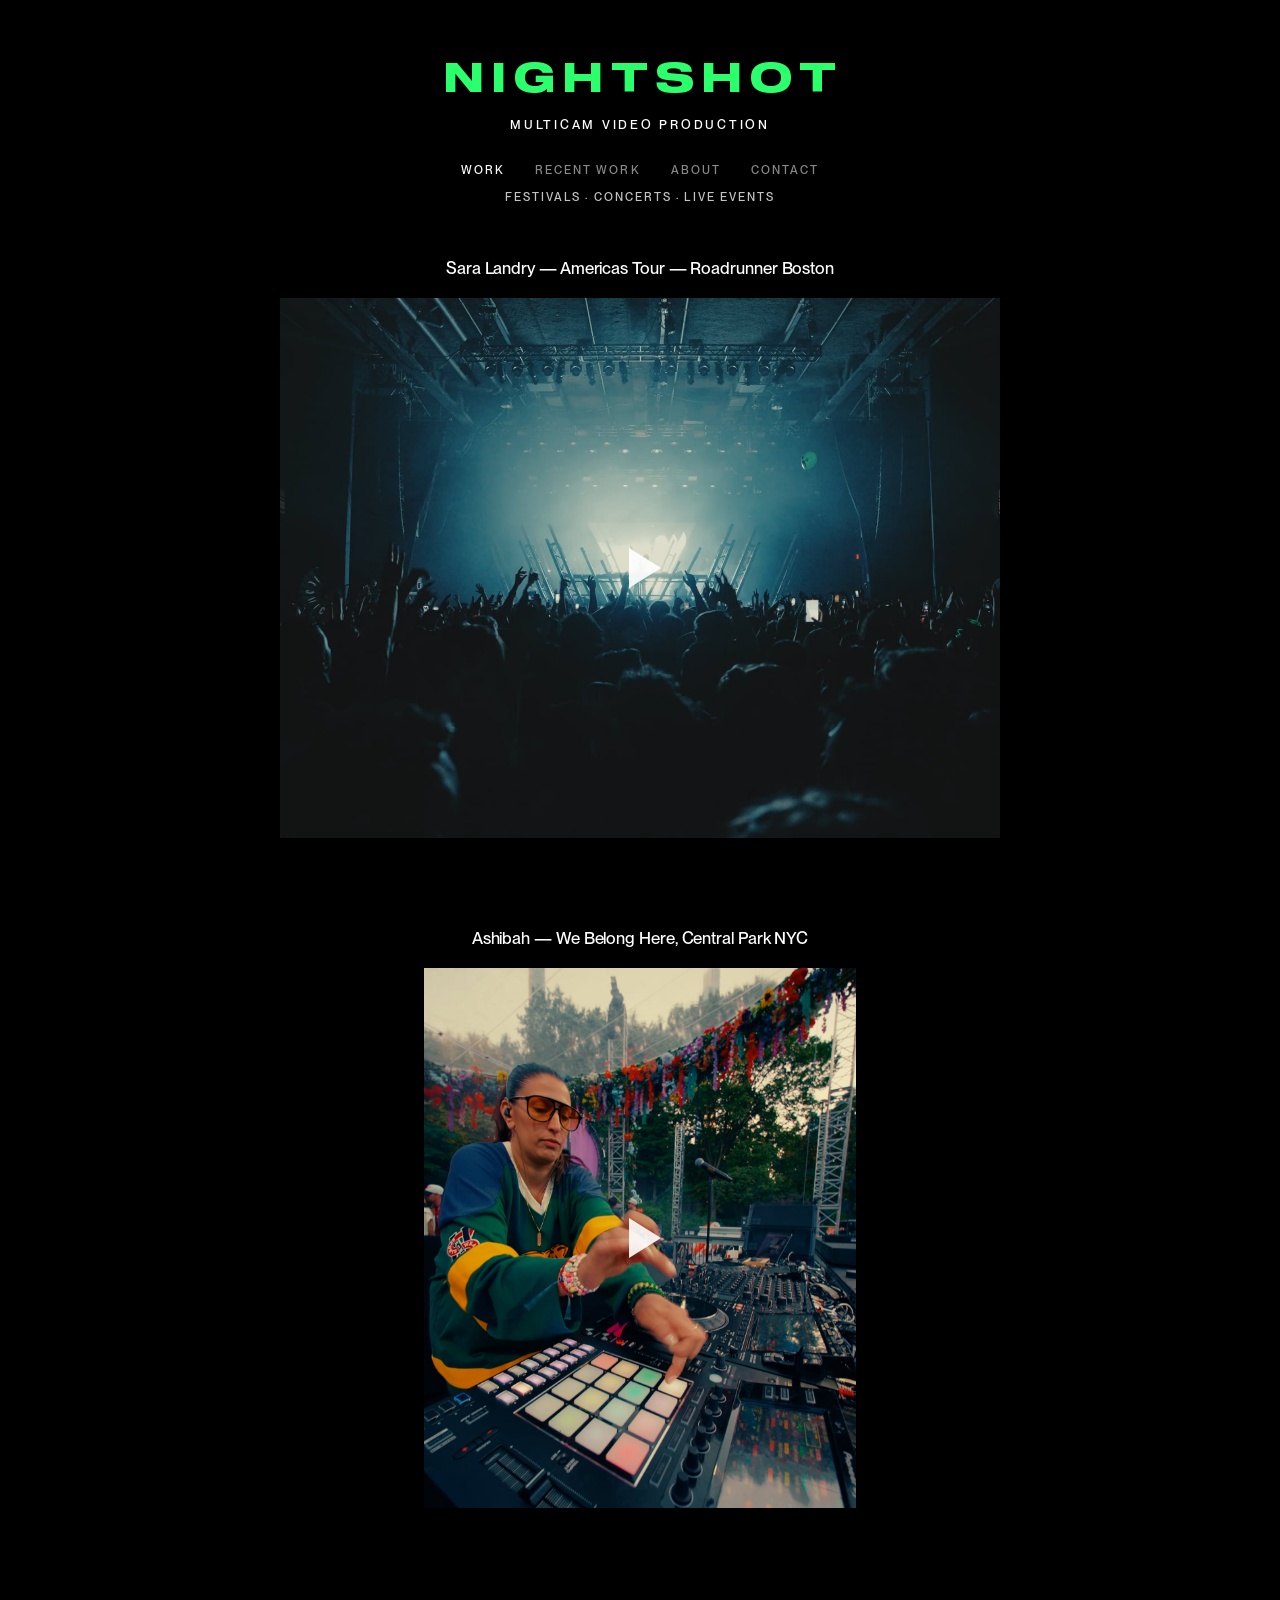
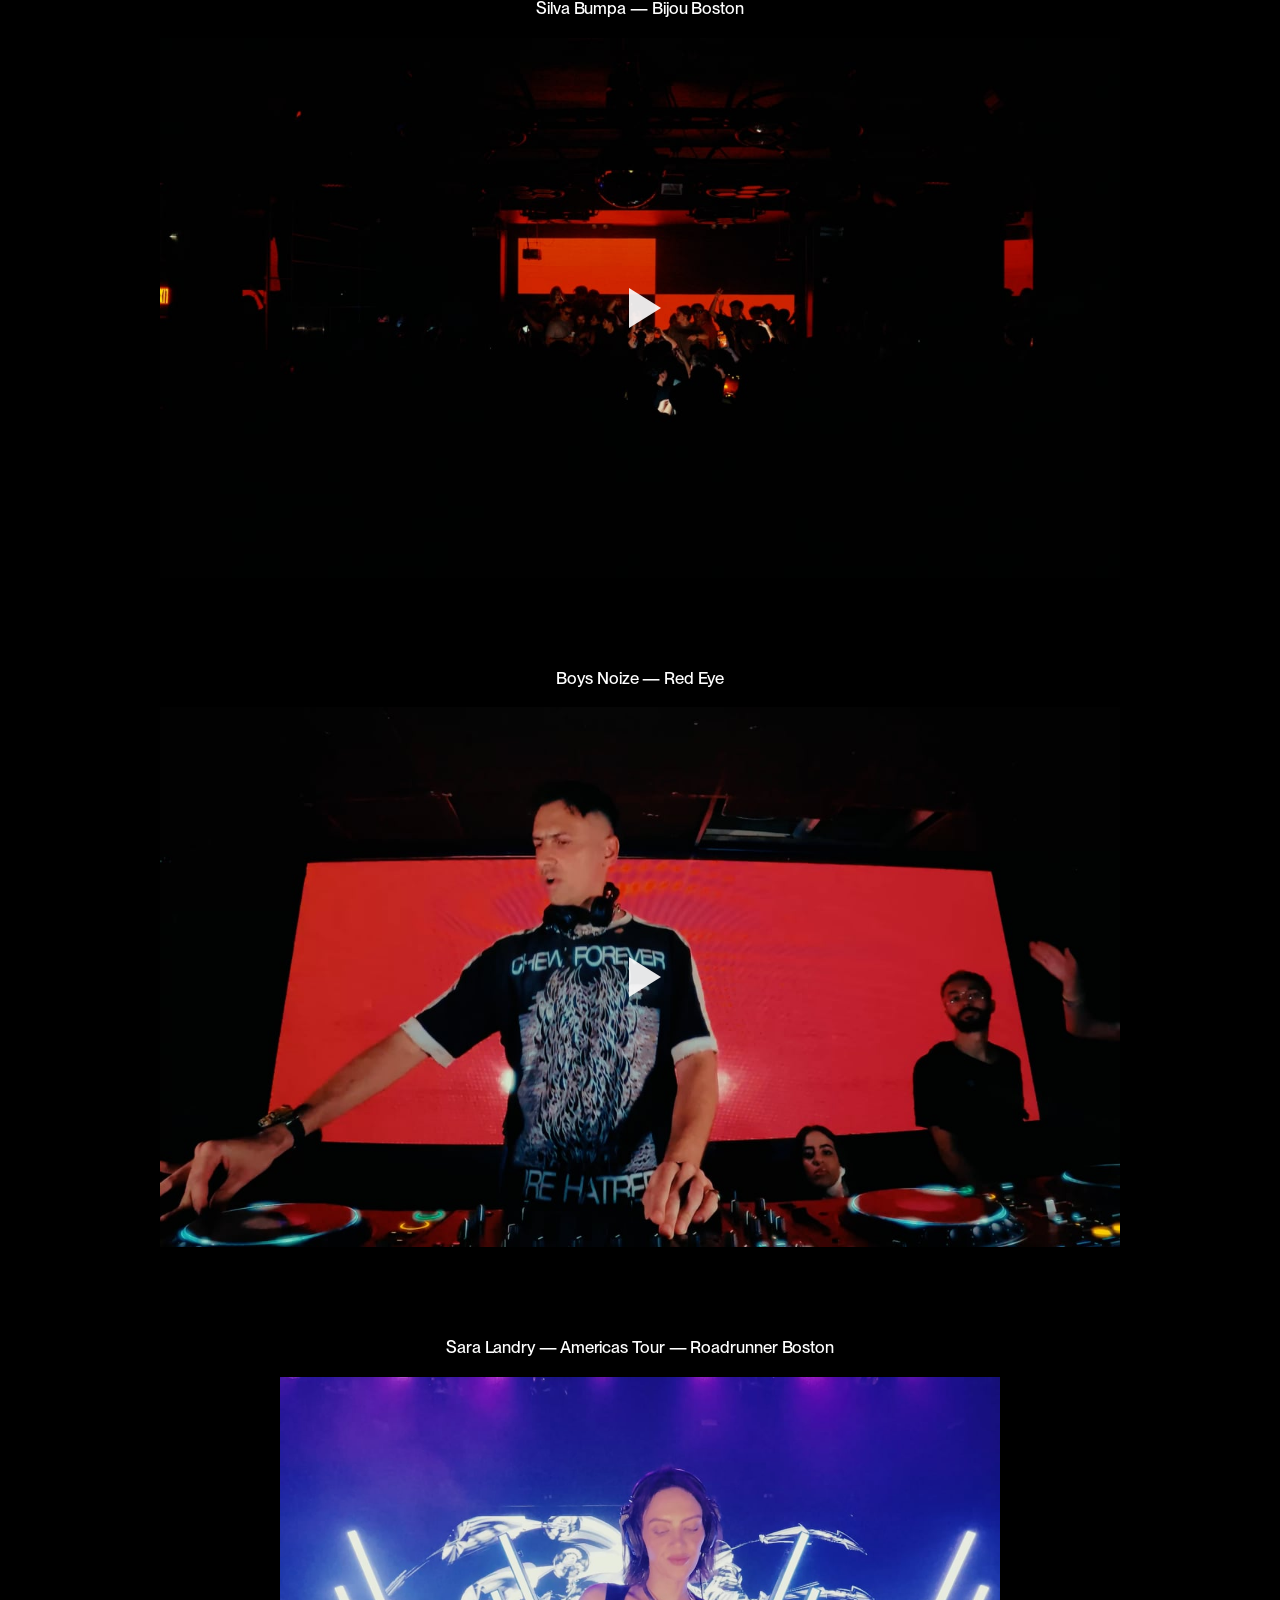
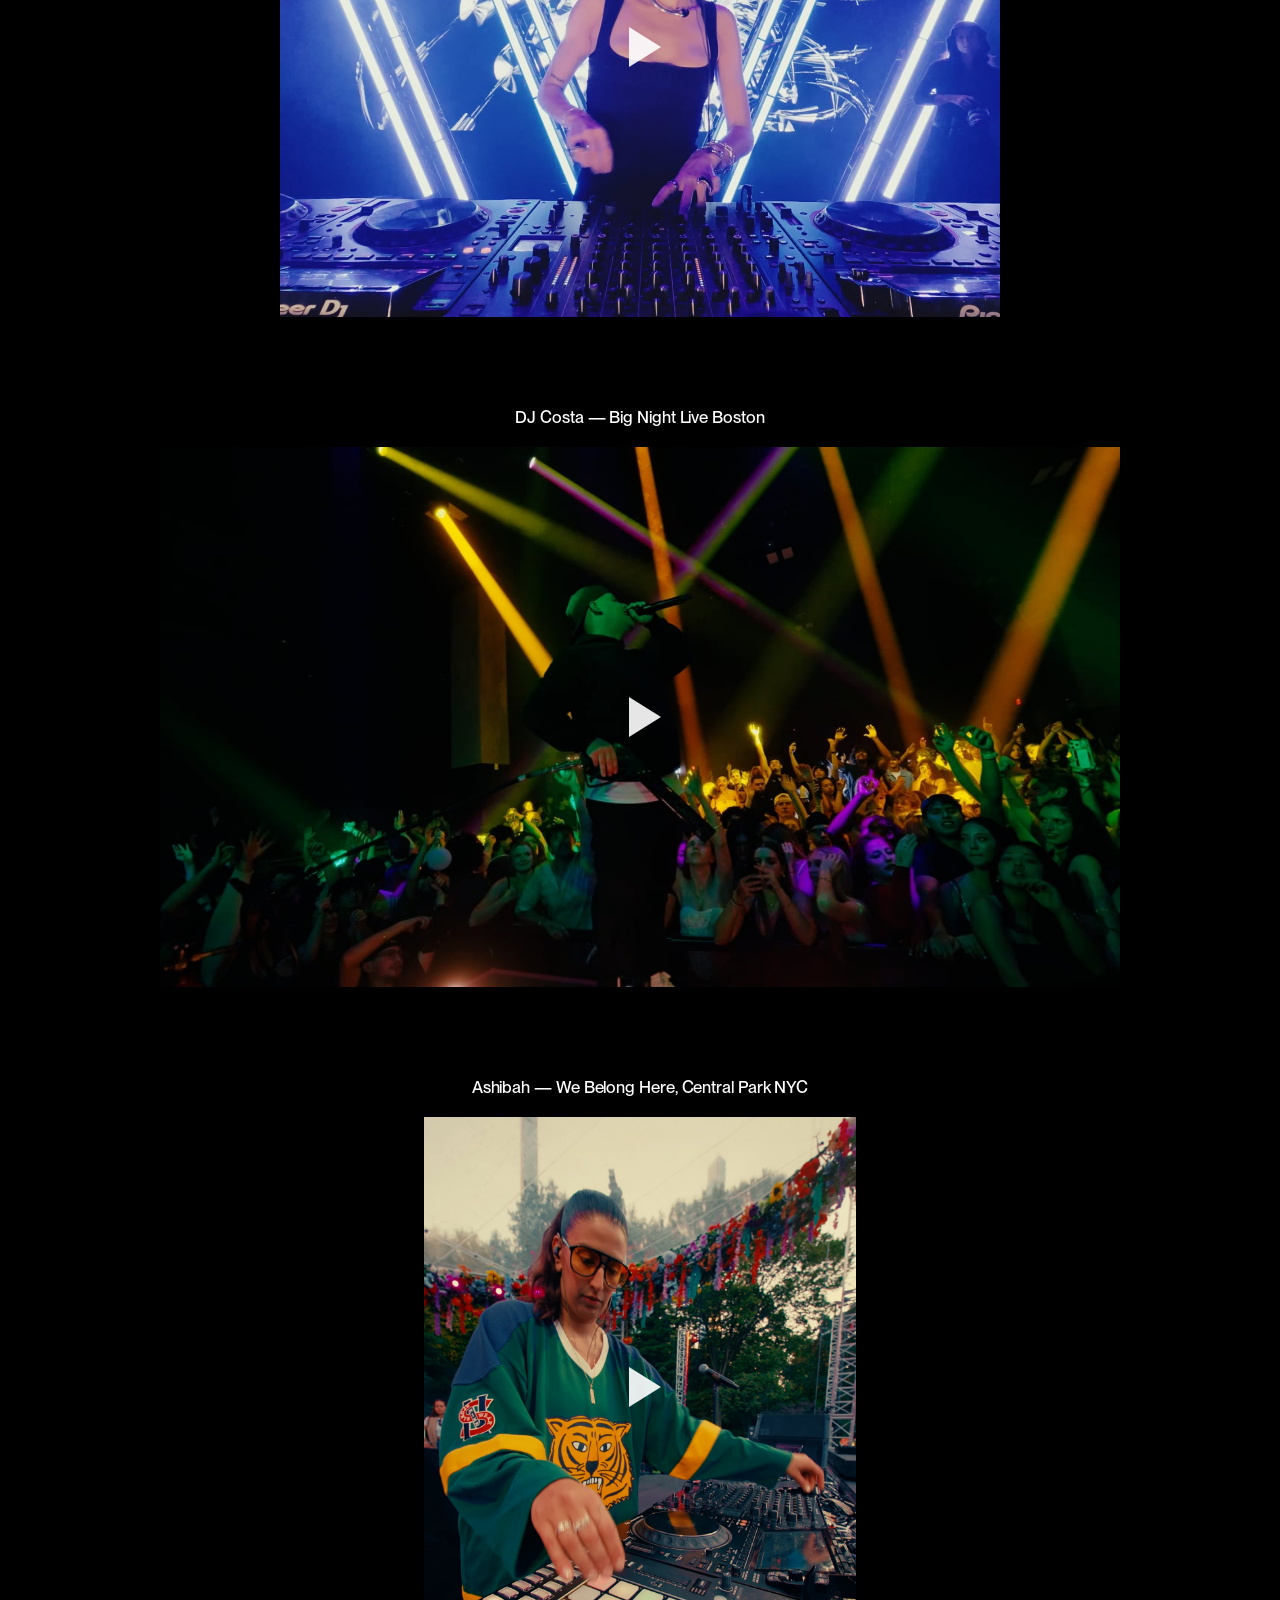
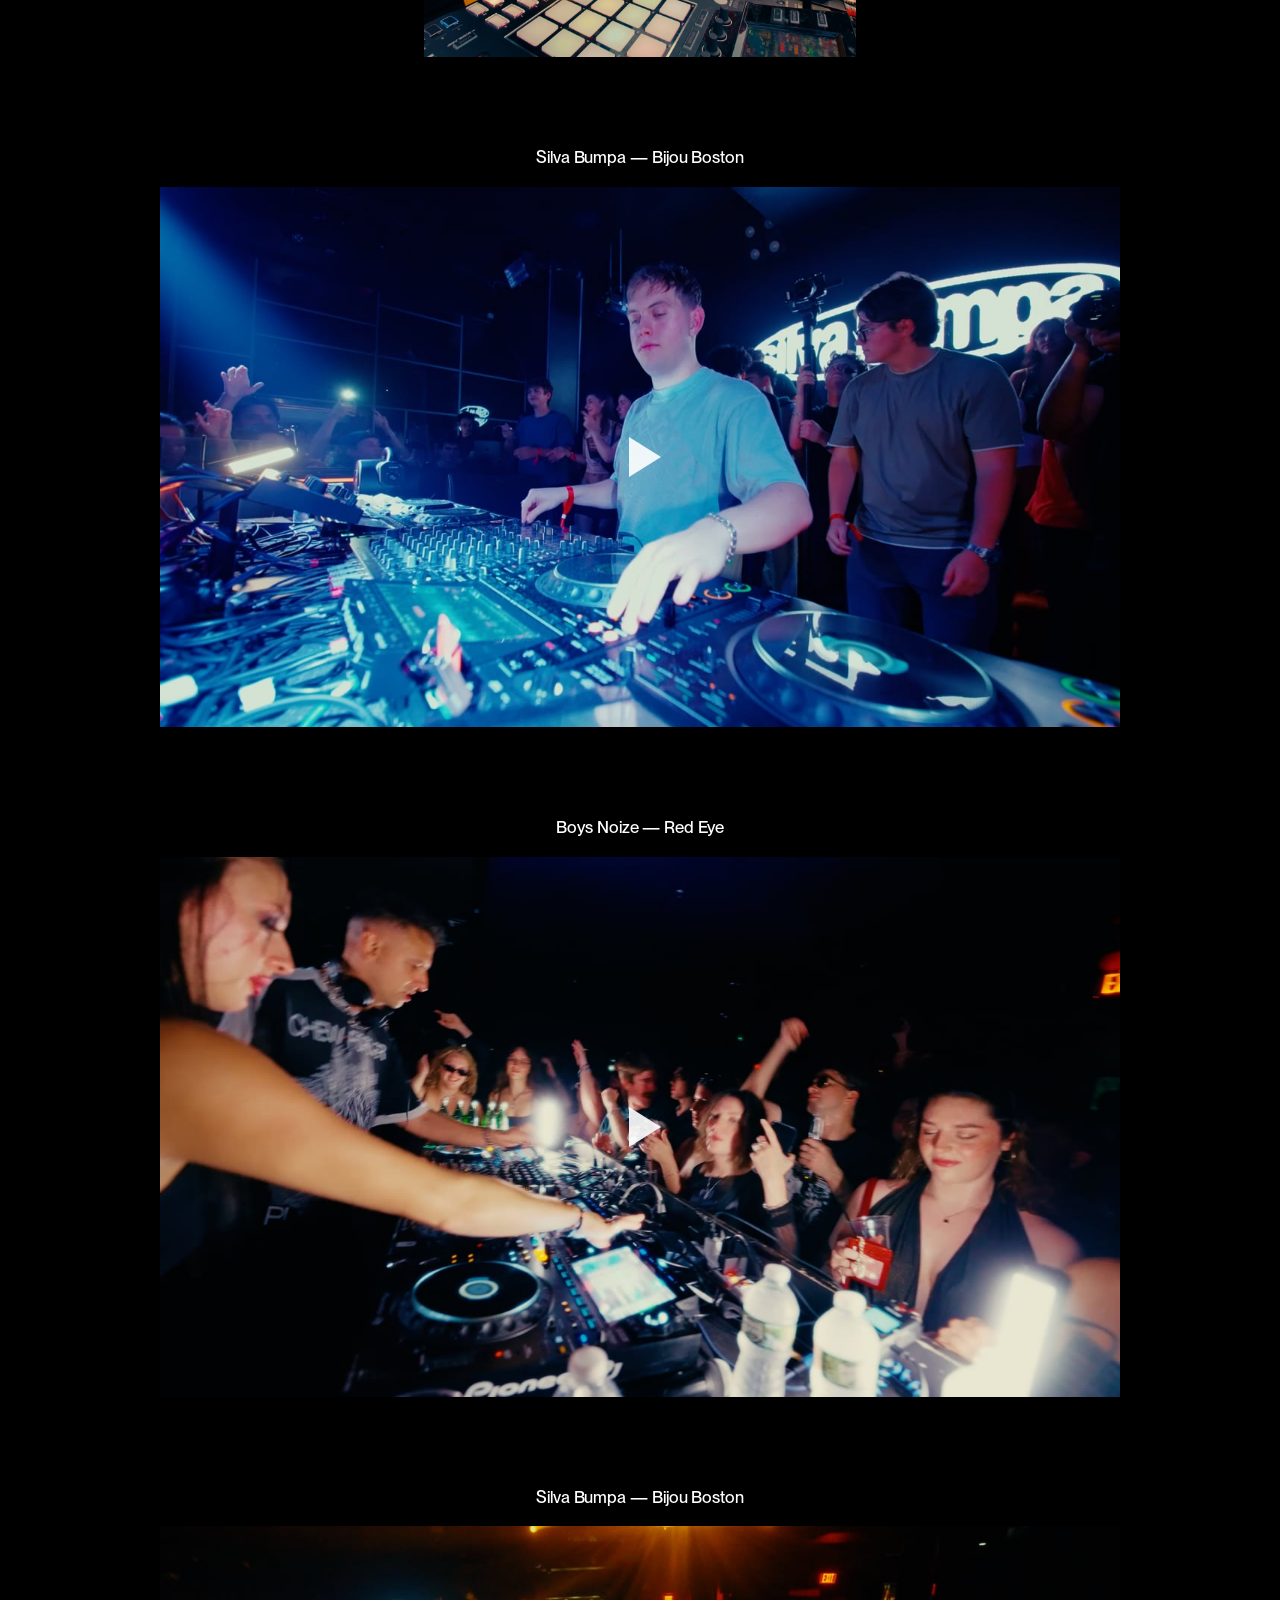
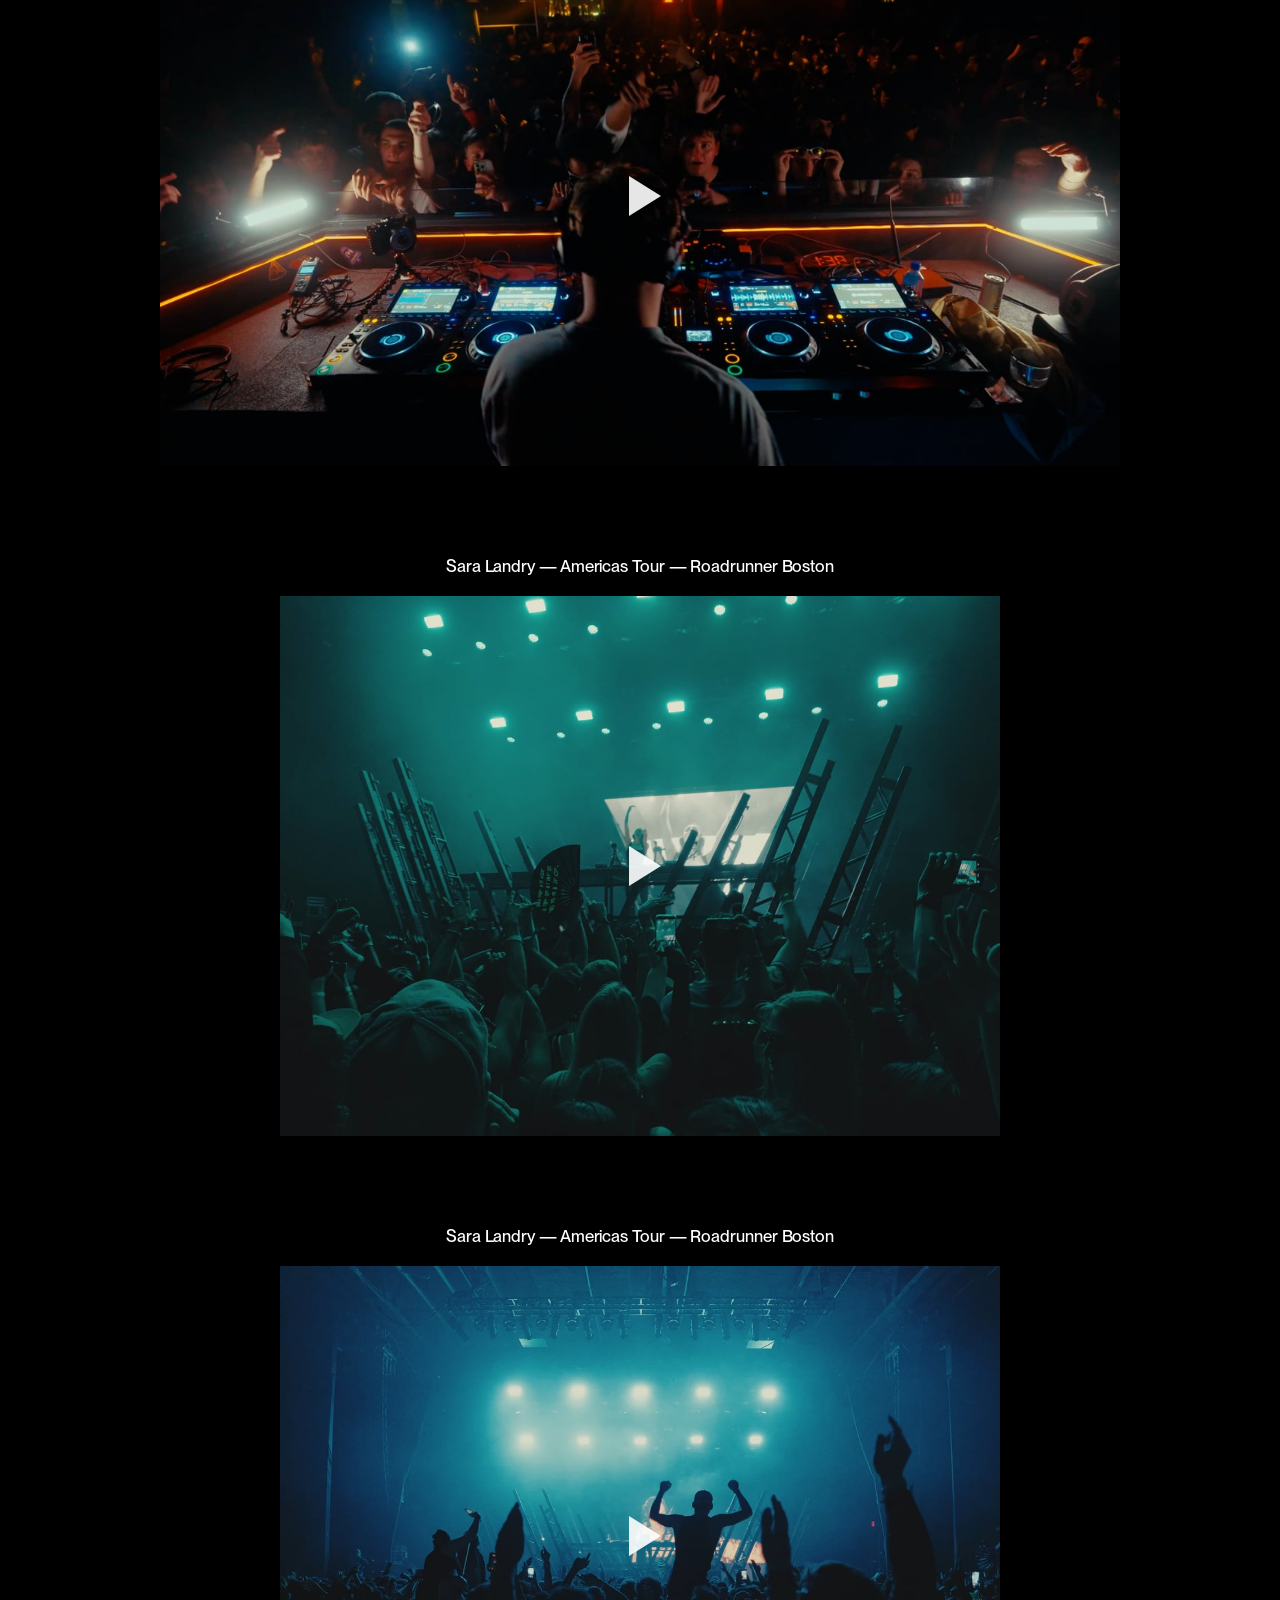
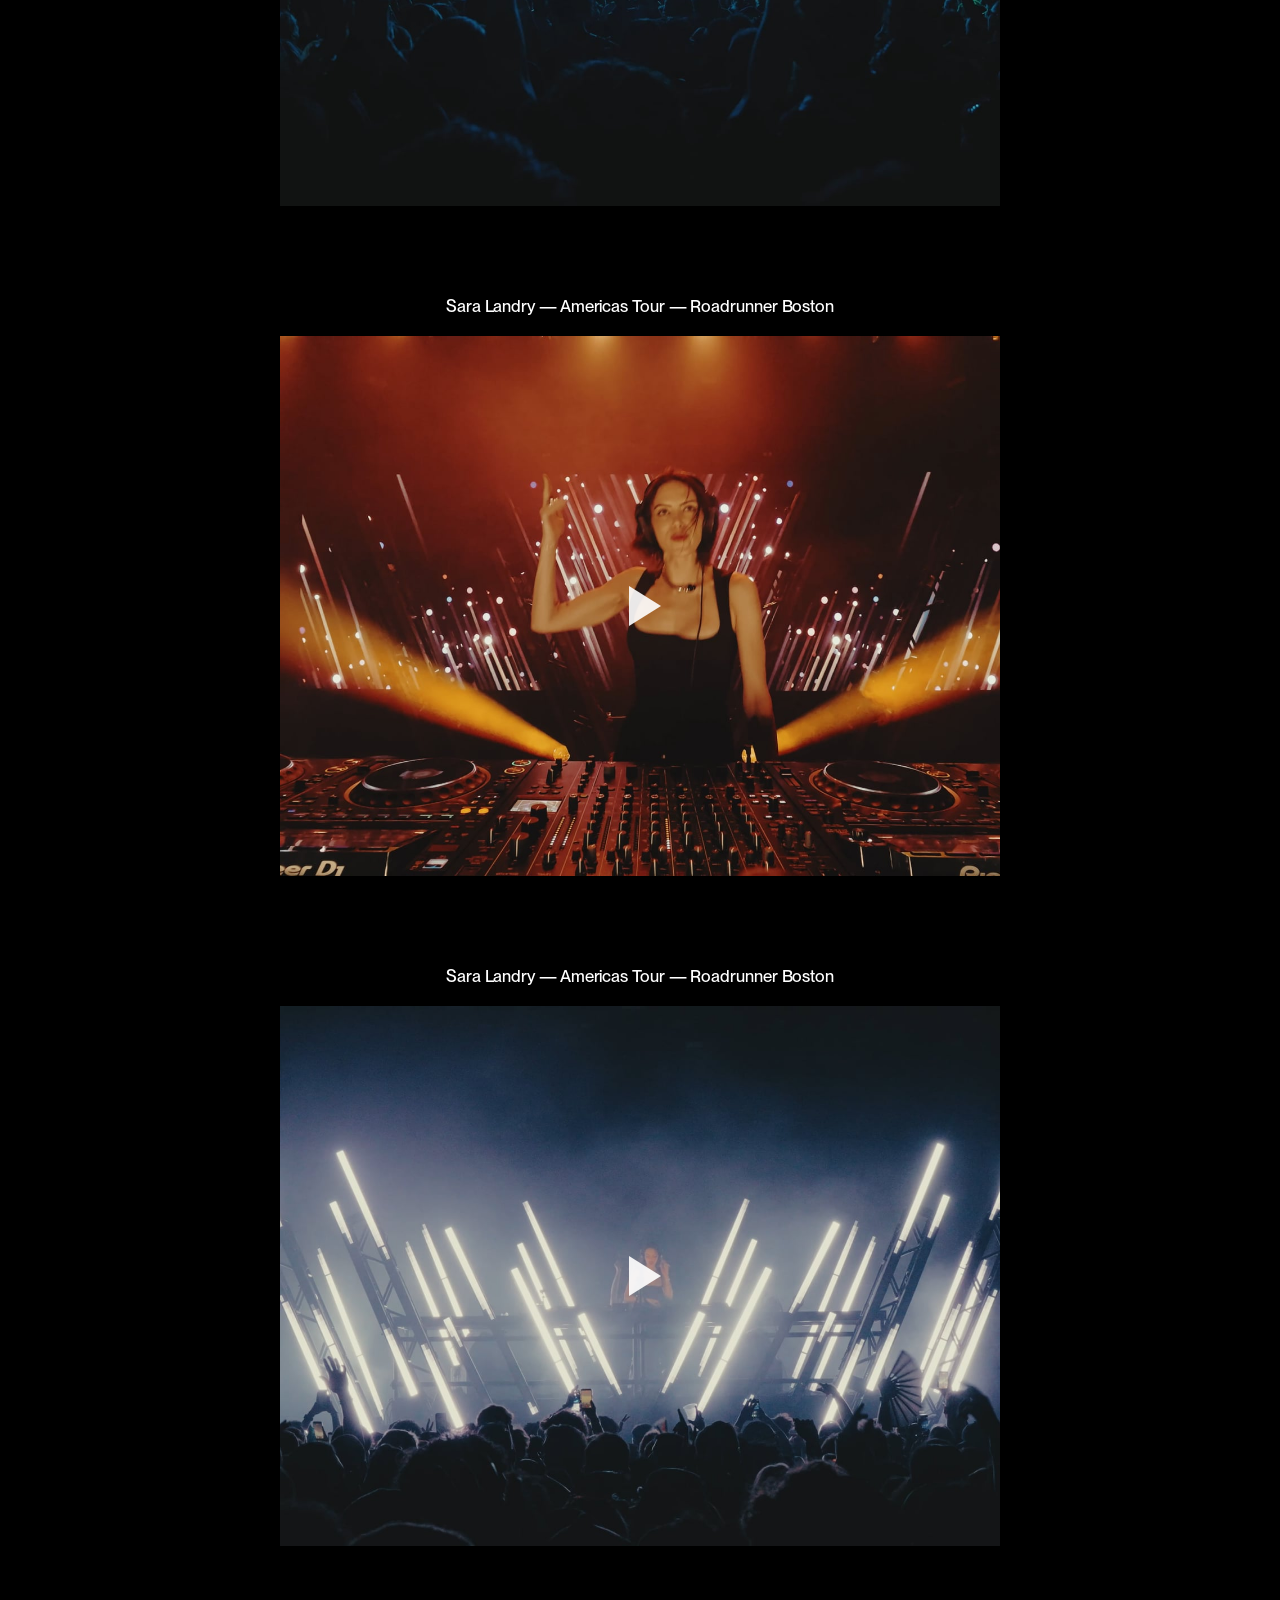
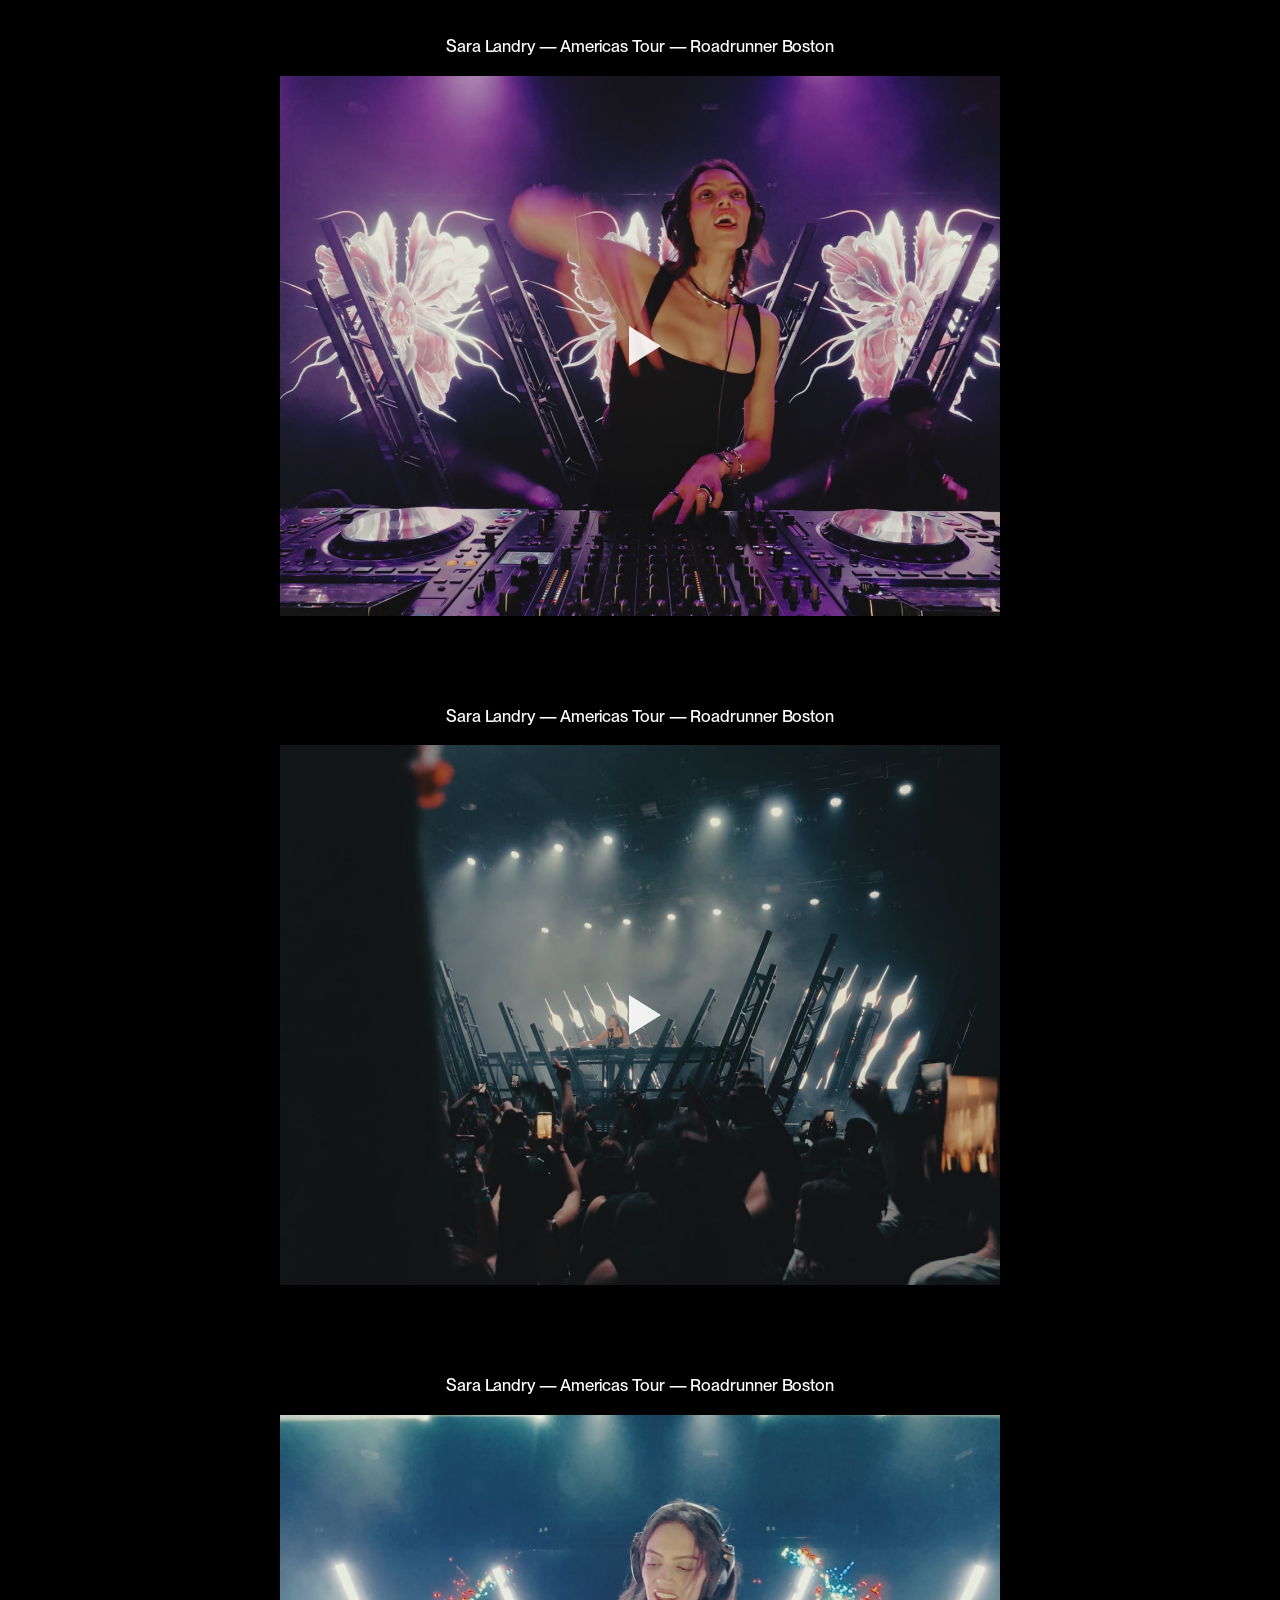
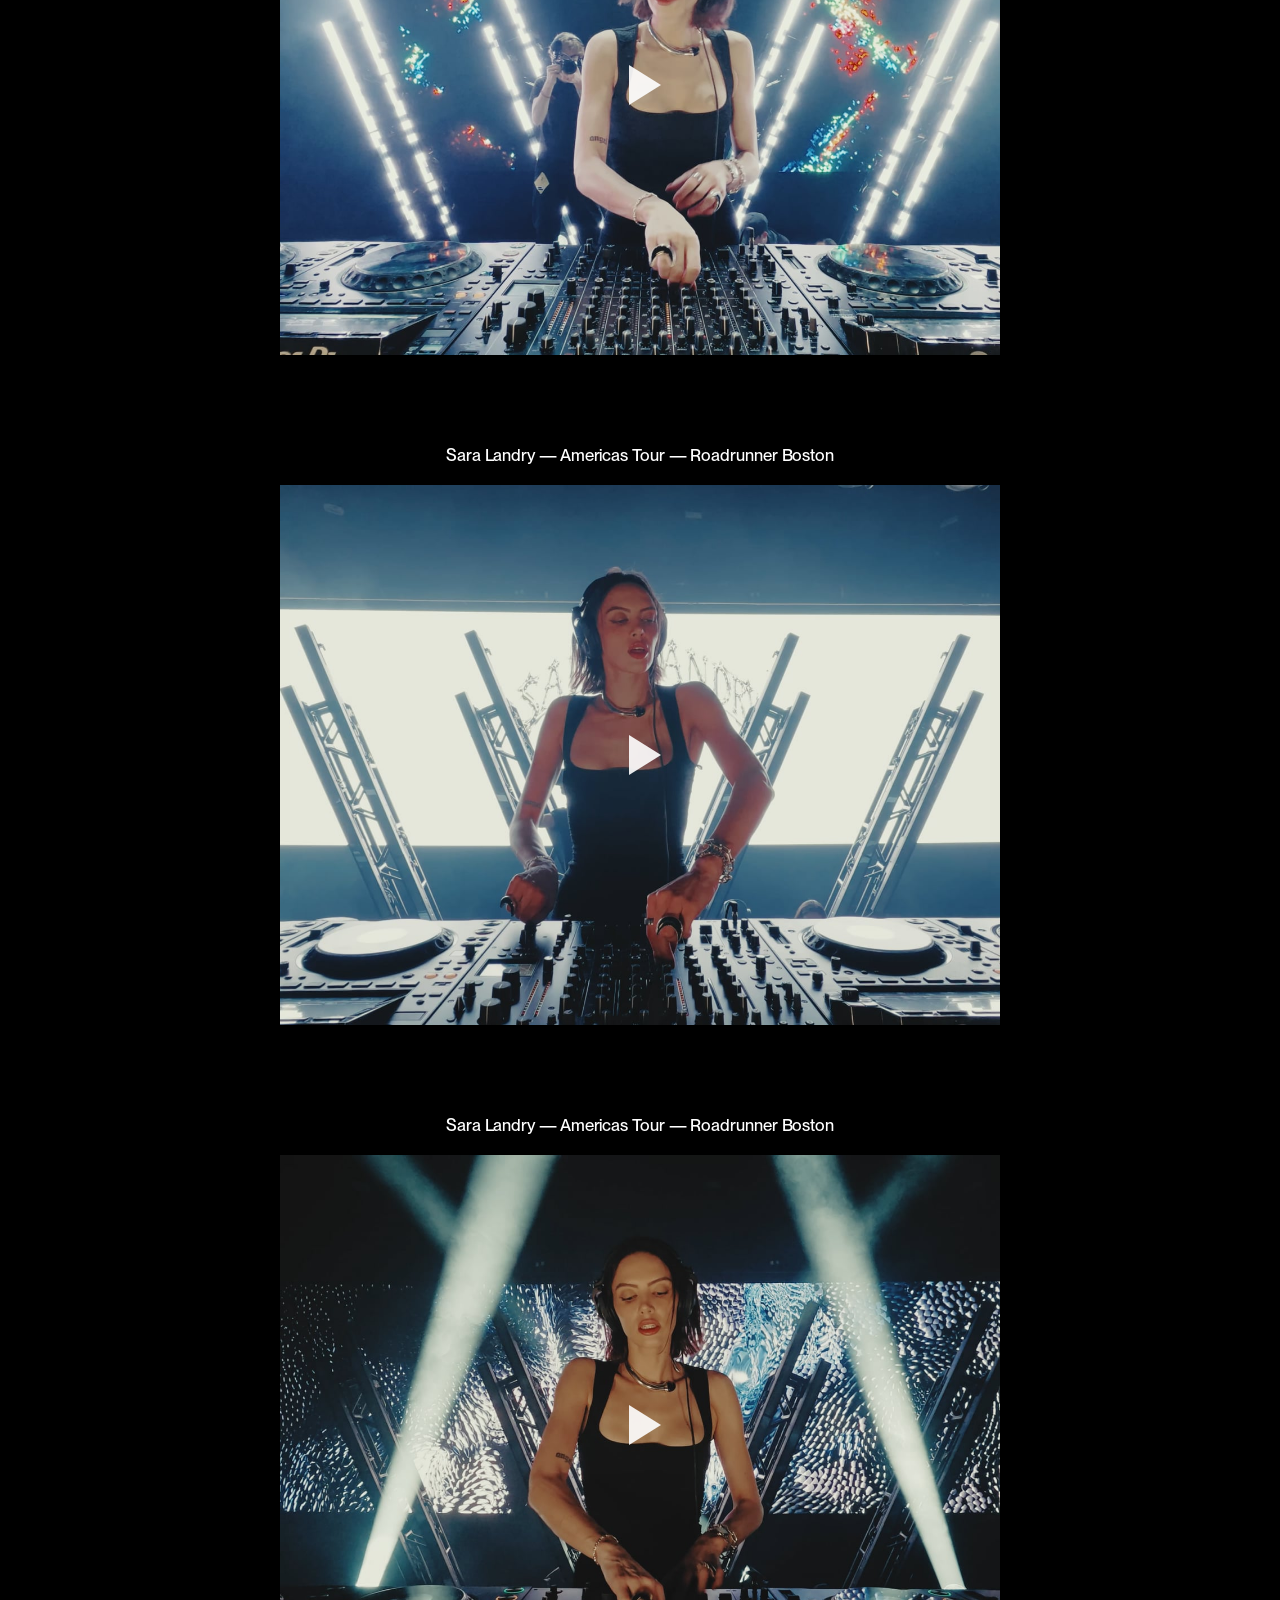
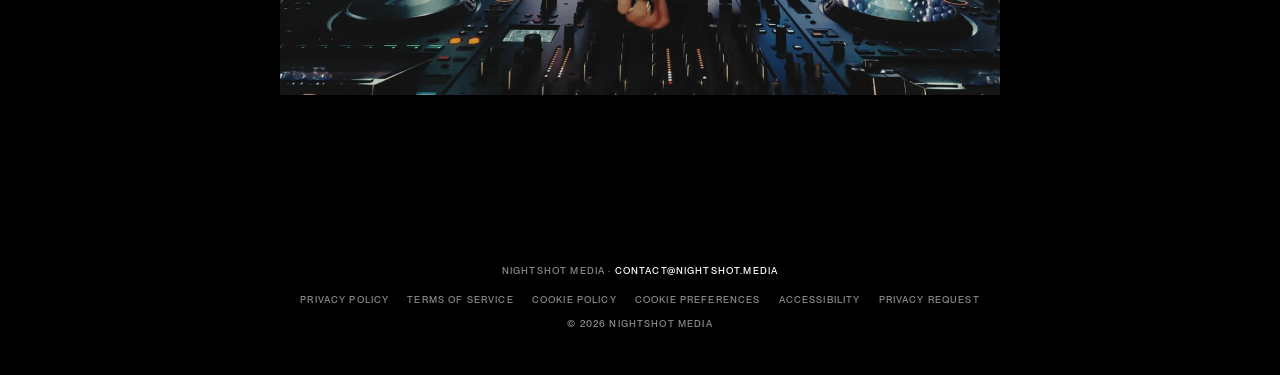
<file: index.html>
<!DOCTYPE html>
<html lang="en">
<head>
  <meta charset="utf-8">
  <meta name="viewport" content="width=device-width, initial-scale=1">
  <meta http-equiv="Content-Security-Policy" content="default-src 'self'; script-src 'self'; style-src 'self'; img-src 'self' data:; font-src 'self'; frame-src https://player.vimeo.com; connect-src 'self'; object-src 'none'; base-uri 'self'; form-action 'self'">
  <meta name="referrer" content="strict-origin-when-cross-origin">
  <title>Nightshot Media — Multicam Video Production</title>
  <meta name="description" content="Multicam video production portfolio by Nightshot Media: festivals, concerts and live events.">
  <link rel="preload" href="fonts/sequel-100-black.woff2" as="font" type="font/woff2" crossorigin>
  <link rel="preload" href="fonts/pp-neue-montreal-400.woff2" as="font" type="font/woff2" crossorigin>
  <link rel="preload" href="fonts/pp-neue-montreal-500.woff2" as="font" type="font/woff2" crossorigin>
  <link rel="stylesheet" href="style.css?v=20261116">
</head>
<body>
<a class="skip" href="#main">Skip to content</a>

<header>
  <a class="logo" href="./">Nightshot</a>
  <h1 class="tagline">Multicam Video Production</h1>
  <nav aria-label="Main">
    <a href="./" class="active" aria-current="page">Work</a>
    <a href="recent-work">Recent Work</a>
    <a href="about">About</a>
    <a href="contact">Contact</a>
  </nav>
  <p class="subline">Festivals &middot; Concerts &middot; Live Events</p>
</header>

<main id="main">
<div class="work">
  <!--
    TO ADD YOUR OWN VIDEOS:
    1. Copy a whole <article> block below.
    2. Set data-video to the Vimeo embed URL (https://player.vimeo.com/video/VIDEO_ID)
       and data-title + the button's aria-label to the project title.
    3. Optional thumbnail: put a JPG in images/ and add <img src="images/yourfile.jpg" alt="">
       inside the button (the empty alt is correct: the button's label already names the video).
  -->
  <article class="project">
    <h2>Sara Landry — Americas Tour — Roadrunner Boston</h2>
    <div class="video" data-video="https://player.vimeo.com/video/1249391382" data-title="Sara Landry — Americas Tour — Roadrunner Boston">
      <button type="button" class="video-play" aria-label="Play video: Sara Landry — Americas Tour — Roadrunner Boston"><img src="images/sara-landry-02.jpg?v=20261124b" alt=""><span class="play" aria-hidden="true"></span></button>
    </div>
  </article>

  <article class="project">
    <h2>Ashibah — We Belong Here, Central Park NYC</h2>
    <div class="video" data-video="https://player.vimeo.com/video/1246721090" data-title="Ashibah — We Belong Here, Central Park NYC">
      <button type="button" class="video-play" aria-label="Play video: Ashibah — We Belong Here, Central Park NYC"><img src="images/ashibah-1.jpg?v=20261124b" alt=""><span class="play" aria-hidden="true"></span></button>
    </div>
  </article>

  <article class="project">
    <h2>Silva Bumpa — Bijou Boston</h2>
    <div class="video" data-video="https://player.vimeo.com/video/1246507115" data-title="Silva Bumpa — Bijou Boston">
      <button type="button" class="video-play" aria-label="Play video: Silva Bumpa — Bijou Boston"><img src="images/silva-bumpa-1.jpg?v=20261124b" alt=""><span class="play" aria-hidden="true"></span></button>
    </div>
  </article>

  <article class="project">
    <h2>Boys Noize — Red Eye</h2>
    <div class="video" data-video="https://player.vimeo.com/video/1246507116" data-title="Boys Noize — Red Eye">
      <button type="button" class="video-play" aria-label="Play video: Boys Noize — Red Eye"><img src="images/boys-noize-2.jpg?v=20261124b" alt=""><span class="play" aria-hidden="true"></span></button>
    </div>
  </article>

  <article class="project">
    <h2>Sara Landry — Americas Tour — Roadrunner Boston</h2>
    <div class="video" data-video="https://player.vimeo.com/video/1249391381" data-title="Sara Landry — Americas Tour — Roadrunner Boston">
      <button type="button" class="video-play" aria-label="Play video: Sara Landry — Americas Tour — Roadrunner Boston"><img src="images/sara-landry-01.jpg?v=20261124b" alt=""><span class="play" aria-hidden="true"></span></button>
    </div>
  </article>

  <article class="project">
    <h2>DJ Costa — Big Night Live Boston</h2>
    <div class="video" data-video="https://player.vimeo.com/video/1246507117" data-title="DJ Costa — Big Night Live Boston">
      <button type="button" class="video-play" aria-label="Play video: DJ Costa — Big Night Live Boston"><img src="images/happy-daze.jpg?v=20261124b" alt=""><span class="play" aria-hidden="true"></span></button>
    </div>
  </article>

  <article class="project">
    <h2>Ashibah — We Belong Here, Central Park NYC</h2>
    <div class="video" data-video="https://player.vimeo.com/video/1246721082" data-title="Ashibah — We Belong Here, Central Park NYC">
      <button type="button" class="video-play" aria-label="Play video: Ashibah — We Belong Here, Central Park NYC"><img src="images/ashibah-2.jpg?v=20261124b" alt=""><span class="play" aria-hidden="true"></span></button>
    </div>
  </article>

  <article class="project">
    <h2>Silva Bumpa — Bijou Boston</h2>
    <div class="video" data-video="https://player.vimeo.com/video/1246507118" data-title="Silva Bumpa — Bijou Boston">
      <button type="button" class="video-play" aria-label="Play video: Silva Bumpa — Bijou Boston"><img src="images/silva-bumpa-2.jpg?v=20261124b" alt=""><span class="play" aria-hidden="true"></span></button>
    </div>
  </article>

  <article class="project">
    <h2>Boys Noize — Red Eye</h2>
    <div class="video" data-video="https://player.vimeo.com/video/1246507113" data-title="Boys Noize — Red Eye">
      <button type="button" class="video-play" aria-label="Play video: Boys Noize — Red Eye"><img src="images/boys-noize-1.jpg?v=20261124b" alt=""><span class="play" aria-hidden="true"></span></button>
    </div>
  </article>

  <article class="project">
    <h2>Silva Bumpa — Bijou Boston</h2>
    <div class="video" data-video="https://player.vimeo.com/video/1246724675" data-title="Silva Bumpa — Bijou Boston">
      <button type="button" class="video-play" aria-label="Play video: Silva Bumpa — Bijou Boston"><img src="images/silva-bumpa-3.jpg?v=20261124b" alt=""><span class="play" aria-hidden="true"></span></button>
    </div>
  </article>

  <article class="project">
    <h2>Sara Landry — Americas Tour — Roadrunner Boston</h2>
    <div class="video" data-video="https://player.vimeo.com/video/1249391377" data-title="Sara Landry — Americas Tour — Roadrunner Boston">
      <button type="button" class="video-play" aria-label="Play video: Sara Landry — Americas Tour — Roadrunner Boston"><img src="images/sara-landry-05.jpg?v=20261124b" alt=""><span class="play" aria-hidden="true"></span></button>
    </div>
  </article>

  <article class="project">
    <h2>Sara Landry — Americas Tour — Roadrunner Boston</h2>
    <div class="video" data-video="https://player.vimeo.com/video/1249391376" data-title="Sara Landry — Americas Tour — Roadrunner Boston">
      <button type="button" class="video-play" aria-label="Play video: Sara Landry — Americas Tour — Roadrunner Boston"><img src="images/sara-landry-03.jpg?v=20261124b" alt=""><span class="play" aria-hidden="true"></span></button>
    </div>
  </article>

  <article class="project">
    <h2>Sara Landry — Americas Tour — Roadrunner Boston</h2>
    <div class="video" data-video="https://player.vimeo.com/video/1249391380" data-title="Sara Landry — Americas Tour — Roadrunner Boston">
      <button type="button" class="video-play" aria-label="Play video: Sara Landry — Americas Tour — Roadrunner Boston"><img src="images/sara-landry-07.jpg?v=20261124b" alt=""><span class="play" aria-hidden="true"></span></button>
    </div>
  </article>

  <article class="project">
    <h2>Sara Landry — Americas Tour — Roadrunner Boston</h2>
    <div class="video" data-video="https://player.vimeo.com/video/1249391379" data-title="Sara Landry — Americas Tour — Roadrunner Boston">
      <button type="button" class="video-play" aria-label="Play video: Sara Landry — Americas Tour — Roadrunner Boston"><img src="images/sara-landry-04.jpg?v=20261124b" alt=""><span class="play" aria-hidden="true"></span></button>
    </div>
  </article>

  <article class="project">
    <h2>Sara Landry — Americas Tour — Roadrunner Boston</h2>
    <div class="video" data-video="https://player.vimeo.com/video/1249391385" data-title="Sara Landry — Americas Tour — Roadrunner Boston">
      <button type="button" class="video-play" aria-label="Play video: Sara Landry — Americas Tour — Roadrunner Boston"><img src="images/sara-landry-06.jpg?v=20261124b" alt=""><span class="play" aria-hidden="true"></span></button>
    </div>
  </article>

  <article class="project">
    <h2>Sara Landry — Americas Tour — Roadrunner Boston</h2>
    <div class="video" data-video="https://player.vimeo.com/video/1249391378" data-title="Sara Landry — Americas Tour — Roadrunner Boston">
      <button type="button" class="video-play" aria-label="Play video: Sara Landry — Americas Tour — Roadrunner Boston"><img src="images/sara-landry-09.jpg?v=20261124b" alt=""><span class="play" aria-hidden="true"></span></button>
    </div>
  </article>

  <article class="project">
    <h2>Sara Landry — Americas Tour — Roadrunner Boston</h2>
    <div class="video" data-video="https://player.vimeo.com/video/1249391375" data-title="Sara Landry — Americas Tour — Roadrunner Boston">
      <button type="button" class="video-play" aria-label="Play video: Sara Landry — Americas Tour — Roadrunner Boston"><img src="images/sara-landry-11.jpg?v=20261124b" alt=""><span class="play" aria-hidden="true"></span></button>
    </div>
  </article>

  <article class="project">
    <h2>Sara Landry — Americas Tour — Roadrunner Boston</h2>
    <div class="video" data-video="https://player.vimeo.com/video/1249391384" data-title="Sara Landry — Americas Tour — Roadrunner Boston">
      <button type="button" class="video-play" aria-label="Play video: Sara Landry — Americas Tour — Roadrunner Boston"><img src="images/sara-landry-08.jpg?v=20261124b" alt=""><span class="play" aria-hidden="true"></span></button>
    </div>
  </article>

  <article class="project">
    <h2>Sara Landry — Americas Tour — Roadrunner Boston</h2>
    <div class="video" data-video="https://player.vimeo.com/video/1249391369" data-title="Sara Landry — Americas Tour — Roadrunner Boston">
      <button type="button" class="video-play" aria-label="Play video: Sara Landry — Americas Tour — Roadrunner Boston"><img src="images/sara-landry-10.jpg?v=20261124b" alt=""><span class="play" aria-hidden="true"></span></button>
    </div>
  </article>
</div>
</main>

<footer>
  <p class="biz">Nightshot Media &middot; <a href="mailto:contact@nightshot.media">contact@nightshot.media</a></p>
  <nav class="legal-nav" aria-label="Legal and privacy">
    <a href="privacy">Privacy Policy</a>
    <a href="terms">Terms of Service</a>
    <a href="cookies">Cookie Policy</a>
    <button type="button" class="linkbtn" data-cookie-prefs>Cookie Preferences</button>
    <a href="accessibility">Accessibility</a>
    <a href="privacy-request">Privacy Request</a>
  </nav>
  <span class="copy">&copy; <span class="yr"></span> Nightshot Media</span>
</footer>

<script src="js/consent.js?v=20261116" defer></script>
<script src="js/site.js?v=20261116" defer></script>
</body>
</html>
</file>
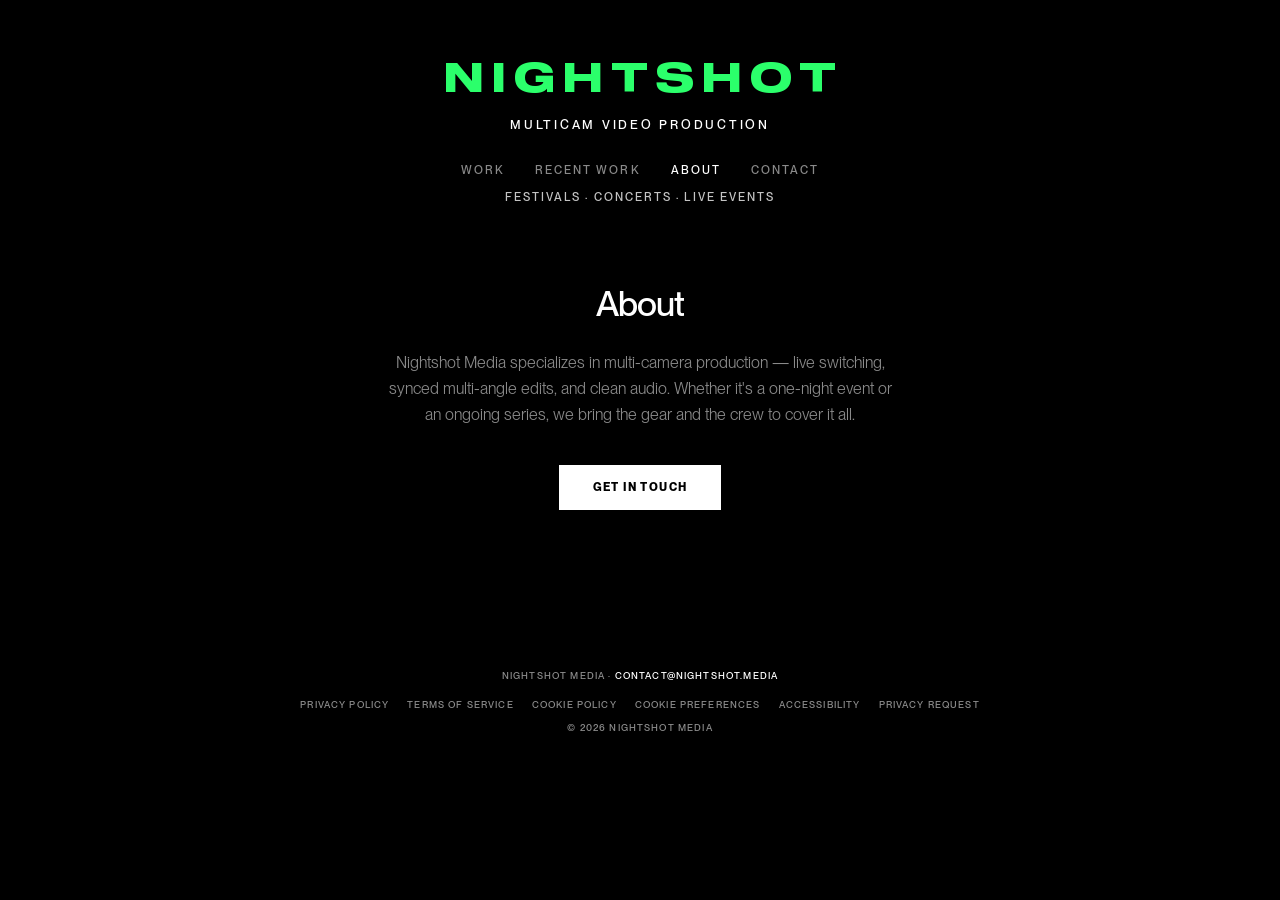
<file: about.html>
<!DOCTYPE html>
<html lang="en">
<head>
  <meta charset="utf-8">
  <meta name="viewport" content="width=device-width, initial-scale=1">
  <meta http-equiv="Content-Security-Policy" content="default-src 'self'; script-src 'self'; style-src 'self'; img-src 'self' data:; font-src 'self'; frame-src https://player.vimeo.com; connect-src 'self'; object-src 'none'; base-uri 'self'; form-action 'self'">
  <meta name="referrer" content="strict-origin-when-cross-origin">
  <title>About — Nightshot Media</title>
  <meta name="description" content="About Nightshot Media, a multicam video production company.">
  <link rel="preload" href="fonts/sequel-100-black.woff2" as="font" type="font/woff2" crossorigin>
  <link rel="preload" href="fonts/pp-neue-montreal-400.woff2" as="font" type="font/woff2" crossorigin>
  <link rel="preload" href="fonts/pp-neue-montreal-500.woff2" as="font" type="font/woff2" crossorigin>
  <link rel="stylesheet" href="style.css?v=20261116">
</head>
<body>
<a class="skip" href="#main">Skip to content</a>

<header>
  <a class="logo" href="./">Nightshot</a>
  <p class="tagline">Multicam Video Production</p>
  <nav aria-label="Main">
    <a href="./">Work</a>
    <a href="recent-work">Recent Work</a>
    <a href="about" class="active" aria-current="page">About</a>
    <a href="contact">Contact</a>
  </nav>
  <p class="subline">Festivals &middot; Concerts &middot; Live Events</p>
</header>

<main id="main" class="page">
  <h1>About</h1>
  <p>Nightshot Media specializes in multi-camera production &mdash; live switching, synced multi-angle edits, and clean audio. Whether it's a one-night event or an ongoing series, we bring the gear and the crew to cover it all.</p>
  <a class="btn" href="contact">Get in touch</a>
</main>

<footer>
  <p class="biz">Nightshot Media &middot; <a href="mailto:contact@nightshot.media">contact@nightshot.media</a></p>
  <nav class="legal-nav" aria-label="Legal and privacy">
    <a href="privacy">Privacy Policy</a>
    <a href="terms">Terms of Service</a>
    <a href="cookies">Cookie Policy</a>
    <button type="button" class="linkbtn" data-cookie-prefs>Cookie Preferences</button>
    <a href="accessibility">Accessibility</a>
    <a href="privacy-request">Privacy Request</a>
  </nav>
  <span class="copy">&copy; <span class="yr"></span> Nightshot Media</span>
</footer>

<script src="js/consent.js?v=20261116" defer></script>
<script src="js/site.js?v=20261116" defer></script>
</body>
</html>
</file>
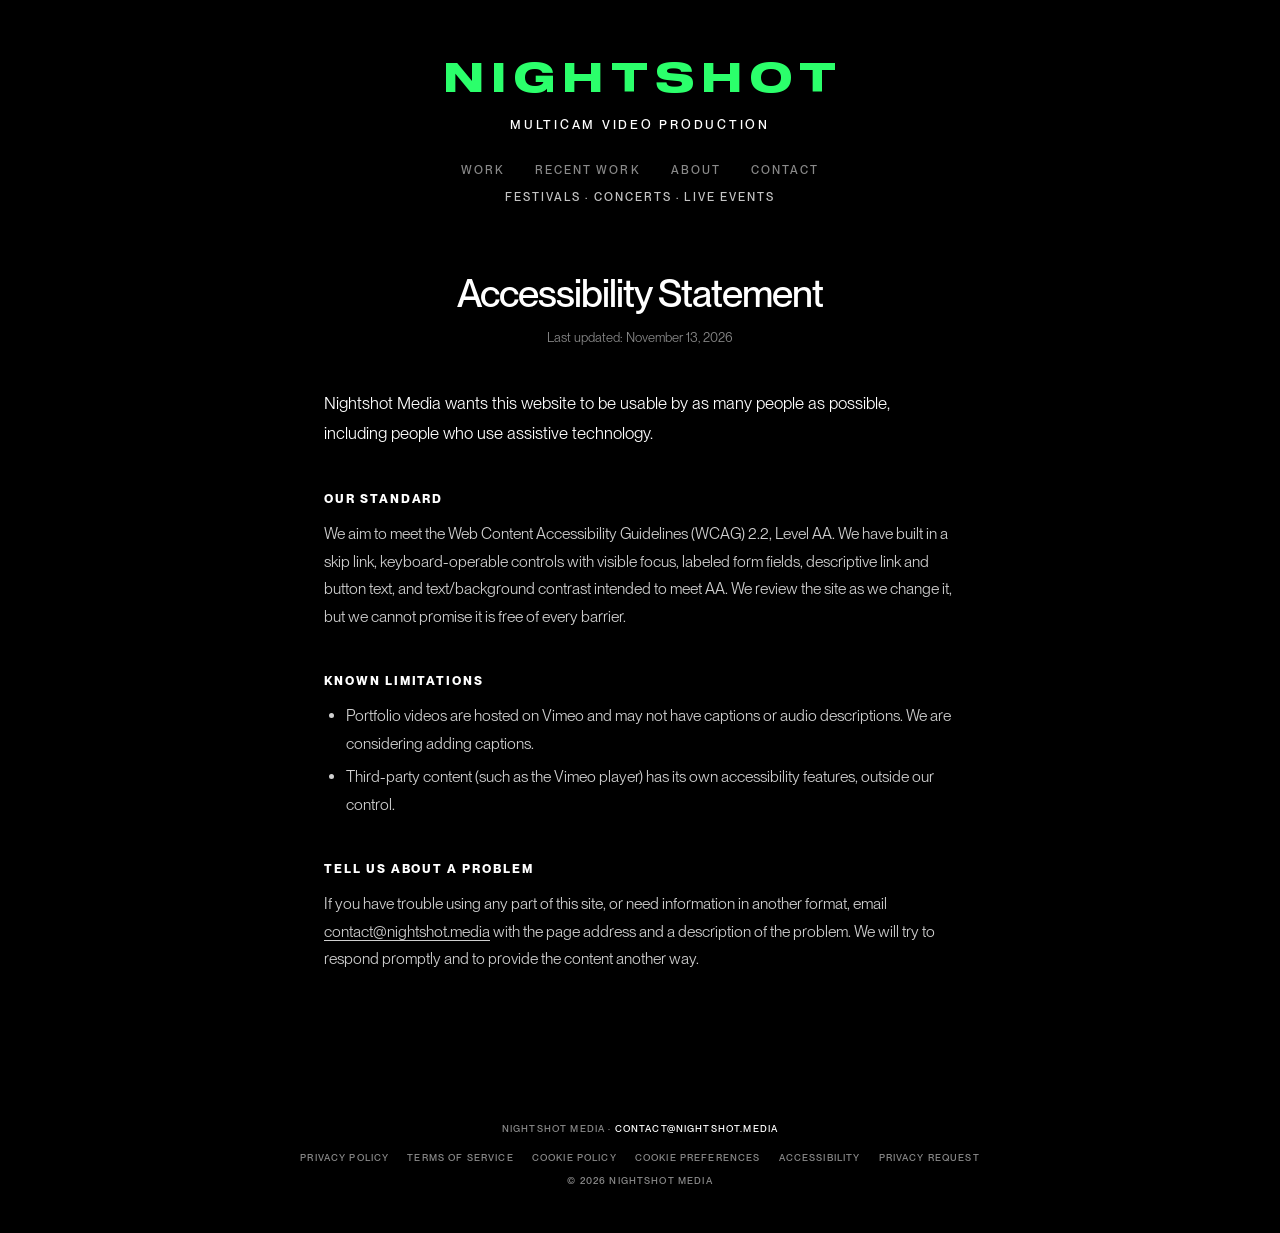
<file: accessibility.html>
<!DOCTYPE html>
<html lang="en">
<head>
  <meta charset="utf-8">
  <meta name="viewport" content="width=device-width, initial-scale=1">
  <meta http-equiv="Content-Security-Policy" content="default-src 'self'; script-src 'self'; style-src 'self'; img-src 'self' data:; font-src 'self'; frame-src https://player.vimeo.com; connect-src 'self'; object-src 'none'; base-uri 'self'; form-action 'self'">
  <meta name="referrer" content="strict-origin-when-cross-origin">
  <title>Accessibility Statement — Nightshot Media</title>
  <meta name="description" content="Accessibility commitment and contact information for the Nightshot Media website.">
  <link rel="preload" href="fonts/sequel-100-black.woff2" as="font" type="font/woff2" crossorigin>
  <link rel="preload" href="fonts/pp-neue-montreal-400.woff2" as="font" type="font/woff2" crossorigin>
  <link rel="preload" href="fonts/pp-neue-montreal-500.woff2" as="font" type="font/woff2" crossorigin>
  <link rel="stylesheet" href="style.css?v=20261116">
</head>
<body>
<a class="skip" href="#main">Skip to content</a>

<header>
  <a class="logo" href="./">Nightshot</a>
  <p class="tagline">Multicam Video Production</p>
  <nav aria-label="Main">
    <a href="./">Work</a>
    <a href="recent-work">Recent Work</a>
    <a href="about">About</a>
    <a href="contact">Contact</a>
  </nav>
  <p class="subline">Festivals &middot; Concerts &middot; Live Events</p>
</header>

<main id="main" class="legal">
  <h1>Accessibility Statement</h1>
  <p class="updated">Last updated: <time datetime="2026-11-13">November 13, 2026</time></p>

  <p class="lead">Nightshot Media wants this website to be usable by as many people as possible, including people who use assistive technology.</p>

  <h2>Our standard</h2>
  <p>We aim to meet the Web Content Accessibility Guidelines (WCAG) 2.2, Level AA. We have built in a skip link, keyboard-operable controls with visible focus, labeled form fields, descriptive link and button text, and text/background contrast intended to meet AA. We review the site as we change it, but we cannot promise it is free of every barrier.</p>

  <h2>Known limitations</h2>
  <ul>
    <li>Portfolio videos are hosted on Vimeo and may not have captions or audio descriptions. We are considering adding captions.</li>
    <li>Third-party content (such as the Vimeo player) has its own accessibility features, outside our control.</li>
  </ul>

  <h2>Tell us about a problem</h2>
  <p>If you have trouble using any part of this site, or need information in another format, email <a href="mailto:contact@nightshot.media">contact@nightshot.media</a> with the page address and a description of the problem. We will try to respond promptly and to provide the content another way.</p>

</main>

<footer>
  <p class="biz">Nightshot Media &middot; <a href="mailto:contact@nightshot.media">contact@nightshot.media</a></p>
  <nav class="legal-nav" aria-label="Legal and privacy">
    <a href="privacy">Privacy Policy</a>
    <a href="terms">Terms of Service</a>
    <a href="cookies">Cookie Policy</a>
    <button type="button" class="linkbtn" data-cookie-prefs>Cookie Preferences</button>
    <a href="accessibility">Accessibility</a>
    <a href="privacy-request">Privacy Request</a>
  </nav>
  <span class="copy">&copy; <span class="yr"></span> Nightshot Media</span>
</footer>

<script src="js/consent.js?v=20261116" defer></script>
<script src="js/site.js?v=20261116" defer></script>
</body>
</html>
</file>
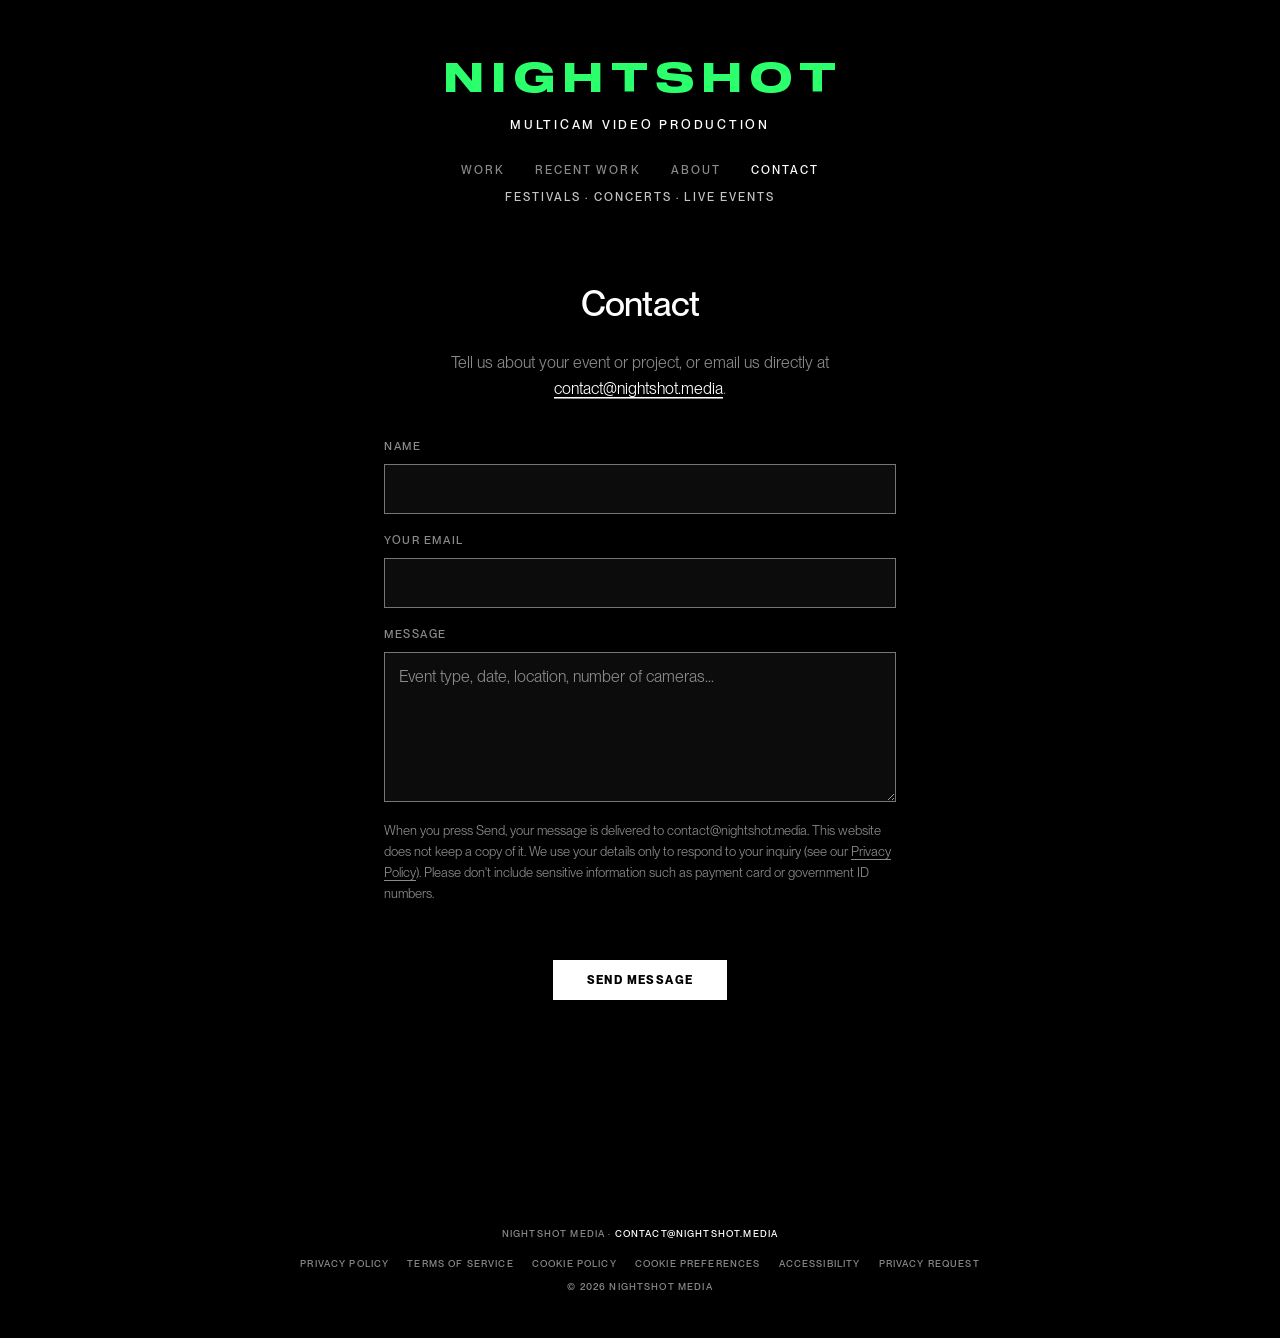
<file: contact.html>
<!DOCTYPE html>
<html lang="en">
<head>
  <meta charset="utf-8">
  <meta name="viewport" content="width=device-width, initial-scale=1">
  <meta http-equiv="Content-Security-Policy" content="default-src 'self'; script-src 'self'; style-src 'self'; img-src 'self' data:; font-src 'self'; frame-src https://player.vimeo.com; connect-src 'self'; object-src 'none'; base-uri 'self'; form-action 'self'">
  <meta name="referrer" content="strict-origin-when-cross-origin">
  <title>Contact — Nightshot Media</title>
  <meta name="description" content="Get in touch with Nightshot Media to book a multicam shoot.">
  <link rel="preload" href="fonts/sequel-100-black.woff2" as="font" type="font/woff2" crossorigin>
  <link rel="preload" href="fonts/pp-neue-montreal-400.woff2" as="font" type="font/woff2" crossorigin>
  <link rel="preload" href="fonts/pp-neue-montreal-500.woff2" as="font" type="font/woff2" crossorigin>
  <link rel="stylesheet" href="style.css?v=20261116">
</head>
<body>
<a class="skip" href="#main">Skip to content</a>

<header>
  <a class="logo" href="./">Nightshot</a>
  <p class="tagline">Multicam Video Production</p>
  <nav aria-label="Main">
    <a href="./">Work</a>
    <a href="recent-work">Recent Work</a>
    <a href="about">About</a>
    <a href="contact" class="active" aria-current="page">Contact</a>
  </nav>
  <p class="subline">Festivals &middot; Concerts &middot; Live Events</p>
</header>

<main id="main" class="page">
  <h1>Contact</h1>
  <p>Tell us about your event or project, or email us directly at
    <a class="email" href="mailto:contact@nightshot.media">contact@nightshot.media</a>.</p>

  <form id="form" action="send.php" method="post" data-ajax>
    <input type="hidden" name="form" value="contact">
    <div class="hp" aria-hidden="true"><label>Leave this field empty<input type="text" name="website" tabindex="-1" autocomplete="off"></label></div>
    <label for="name">Name
      <input type="text" id="name" name="name" autocomplete="name" maxlength="100" required>
    </label>
    <label for="email">Your email
      <input type="email" id="email" name="email" autocomplete="email" maxlength="254" required>
    </label>
    <label for="message">Message
      <textarea id="message" name="message" maxlength="5000" placeholder="Event type, date, location, number of cameras..." required></textarea>
    </label>
    <p class="note">When you press Send, your message is delivered to contact@nightshot.media. This website does not keep a copy of it. We use your details only to respond to your inquiry (see our <a href="privacy">Privacy Policy</a>). Please don't include sensitive information such as payment card or government ID numbers.</p>
    <button class="btn" type="submit">Send message</button>
    <p class="form-status" role="status"></p>
  </form>
</main>

<footer>
  <p class="biz">Nightshot Media &middot; <a href="mailto:contact@nightshot.media">contact@nightshot.media</a></p>
  <nav class="legal-nav" aria-label="Legal and privacy">
    <a href="privacy">Privacy Policy</a>
    <a href="terms">Terms of Service</a>
    <a href="cookies">Cookie Policy</a>
    <button type="button" class="linkbtn" data-cookie-prefs>Cookie Preferences</button>
    <a href="accessibility">Accessibility</a>
    <a href="privacy-request">Privacy Request</a>
  </nav>
  <span class="copy">&copy; <span class="yr"></span> Nightshot Media</span>
</footer>

<script src="js/consent.js?v=20261116" defer></script>
<script src="js/site.js?v=20261116" defer></script>
</body>
</html>
</file>
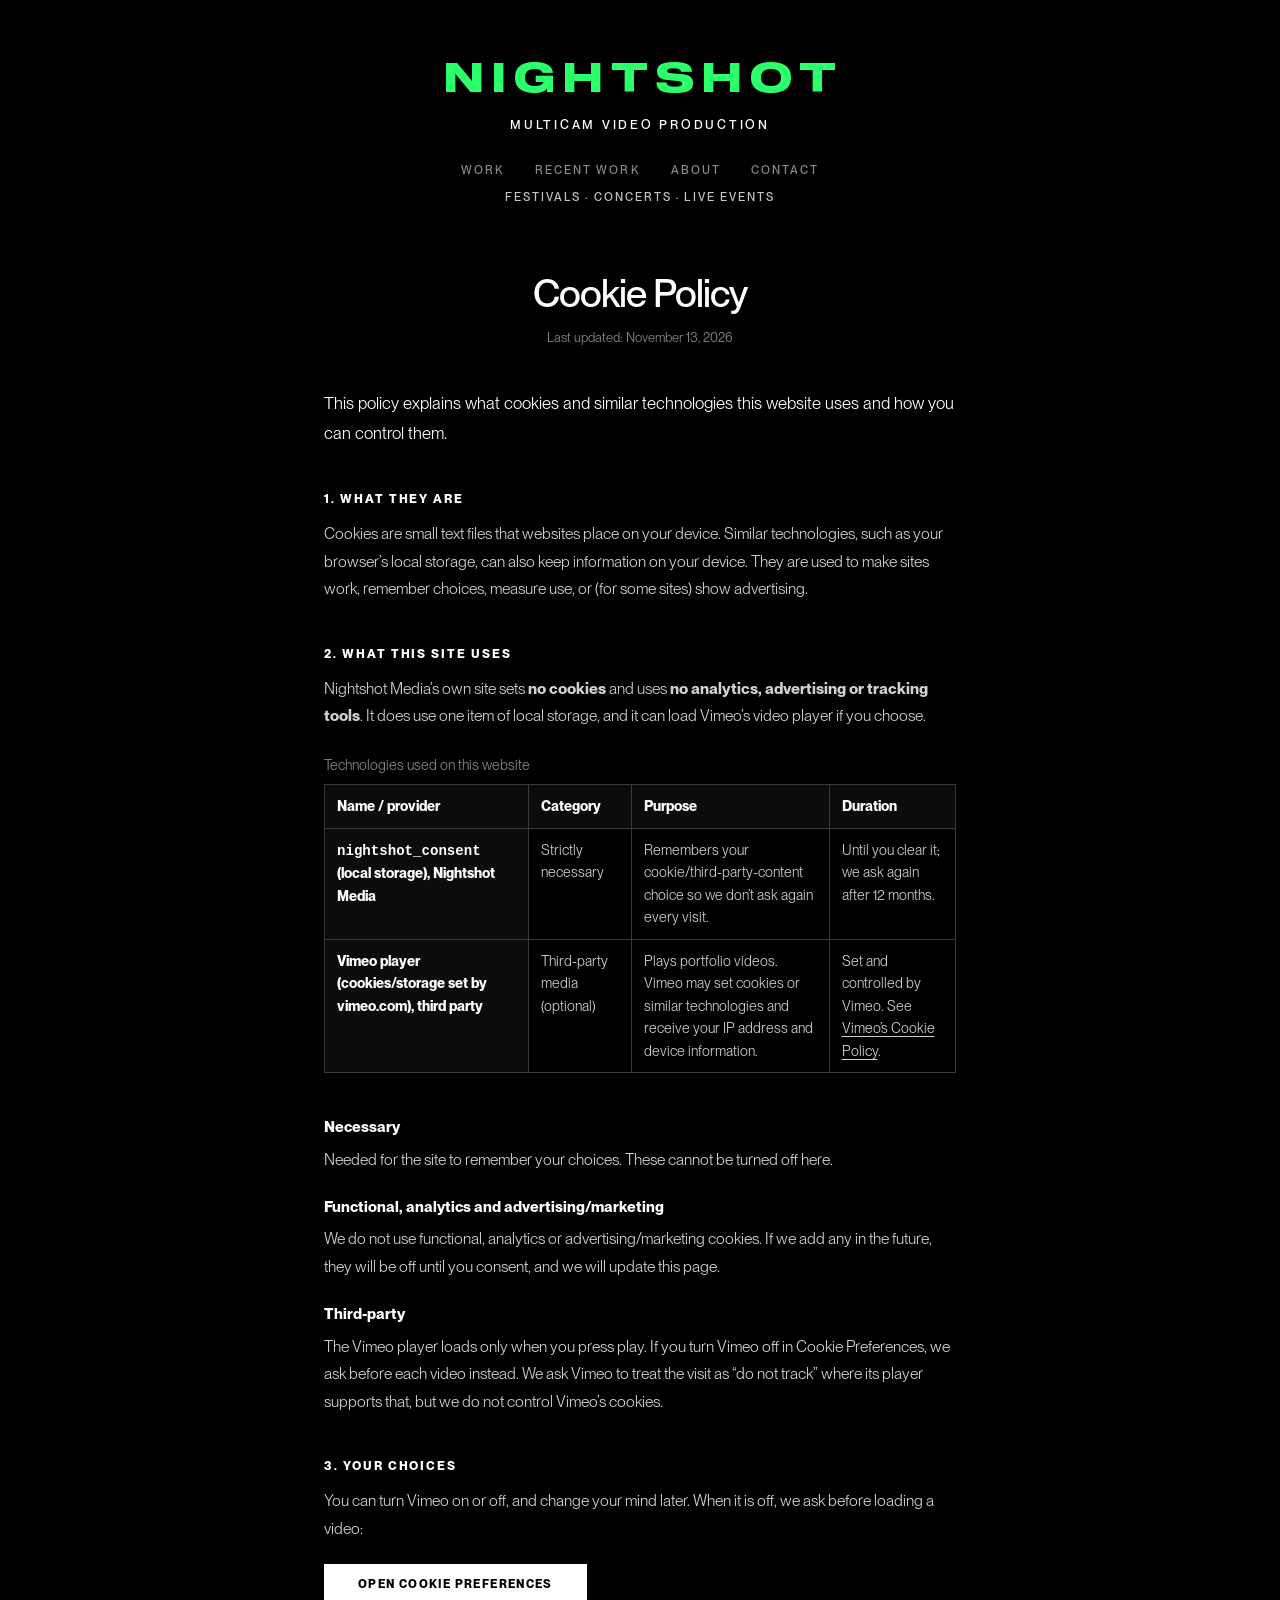
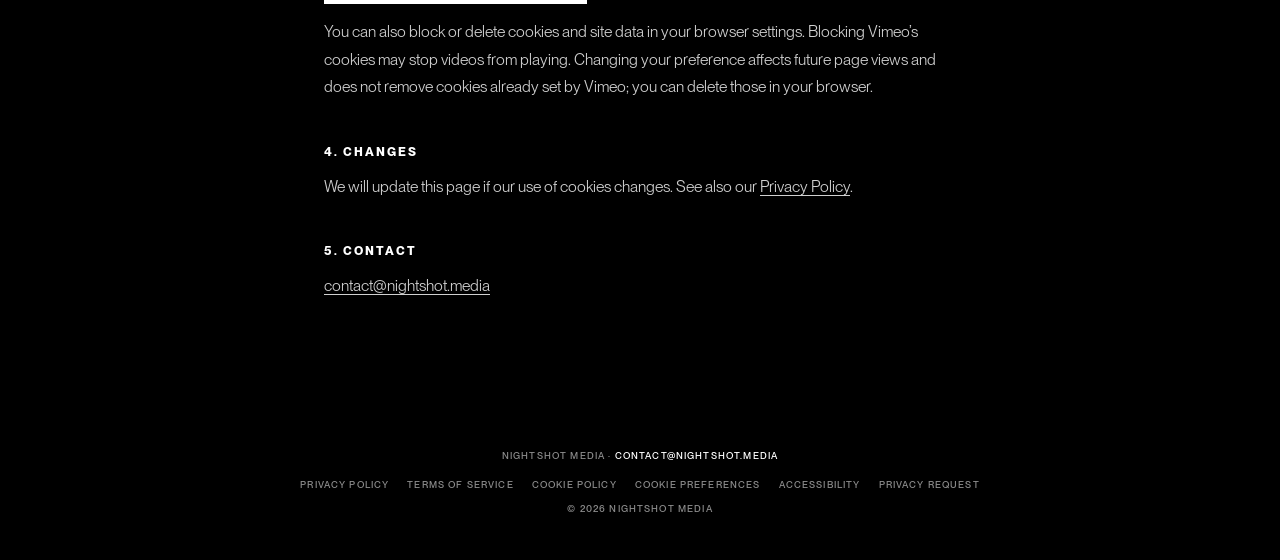
<file: cookies.html>
<!DOCTYPE html>
<html lang="en">
<head>
  <meta charset="utf-8">
  <meta name="viewport" content="width=device-width, initial-scale=1">
  <meta http-equiv="Content-Security-Policy" content="default-src 'self'; script-src 'self'; style-src 'self'; img-src 'self' data:; font-src 'self'; frame-src https://player.vimeo.com; connect-src 'self'; object-src 'none'; base-uri 'self'; form-action 'self'">
  <meta name="referrer" content="strict-origin-when-cross-origin">
  <title>Cookie Policy — Nightshot Media</title>
  <meta name="description" content="What cookies and similar technologies the Nightshot Media website uses and how to control them.">
  <link rel="preload" href="fonts/sequel-100-black.woff2" as="font" type="font/woff2" crossorigin>
  <link rel="preload" href="fonts/pp-neue-montreal-400.woff2" as="font" type="font/woff2" crossorigin>
  <link rel="preload" href="fonts/pp-neue-montreal-500.woff2" as="font" type="font/woff2" crossorigin>
  <link rel="stylesheet" href="style.css?v=20261116">
</head>
<body>
<a class="skip" href="#main">Skip to content</a>

<header>
  <a class="logo" href="./">Nightshot</a>
  <p class="tagline">Multicam Video Production</p>
  <nav aria-label="Main">
    <a href="./">Work</a>
    <a href="recent-work">Recent Work</a>
    <a href="about">About</a>
    <a href="contact">Contact</a>
  </nav>
  <p class="subline">Festivals &middot; Concerts &middot; Live Events</p>
</header>

<main id="main" class="legal">
  <h1>Cookie Policy</h1>
  <p class="updated">Last updated: <time datetime="2026-11-13">November 13, 2026</time></p>

  <p class="lead">This policy explains what cookies and similar technologies this website uses and how you can control them.</p>

  <h2>1. What they are</h2>
  <p>Cookies are small text files that websites place on your device. Similar technologies, such as your browser&rsquo;s local storage, can also keep information on your device. They are used to make sites work, remember choices, measure use, or (for some sites) show advertising.</p>

  <h2>2. What this site uses</h2>
  <p>Nightshot Media&rsquo;s own site sets <strong>no cookies</strong> and uses <strong>no analytics, advertising or tracking tools</strong>. It does use one item of local storage, and it can load Vimeo&rsquo;s video player if you choose.</p>
  <div class="table-wrap">
  <table>
    <caption>Technologies used on this website</caption>
    <thead><tr><th scope="col">Name / provider</th><th scope="col">Category</th><th scope="col">Purpose</th><th scope="col">Duration</th></tr></thead>
    <tbody>
      <tr><th scope="row"><code>nightshot_consent</code> (local storage), Nightshot Media</th><td>Strictly necessary</td><td>Remembers your cookie/third-party-content choice so we don&rsquo;t ask again every visit.</td><td>Until you clear it; we ask again after 12 months.</td></tr>
      <tr><th scope="row">Vimeo player (cookies/storage set by vimeo.com), third party</th><td>Third-party media (optional)</td><td>Plays portfolio videos. Vimeo may set cookies or similar technologies and receive your IP address and device information.</td><td>Set and controlled by Vimeo. See <a href="https://vimeo.com/cookie_policy" rel="noopener">Vimeo&rsquo;s Cookie Policy</a>.</td></tr>
    </tbody>
  </table>
  </div>
  <h3>Necessary</h3>
  <p>Needed for the site to remember your choices. These cannot be turned off here.</p>
  <h3>Functional, analytics and advertising/marketing</h3>
  <p>We do not use functional, analytics or advertising/marketing cookies. If we add any in the future, they will be off until you consent, and we will update this page.</p>
  <h3>Third-party</h3>
  <p>The Vimeo player loads only when you press play. If you turn Vimeo off in Cookie Preferences, we ask before each video instead. We ask Vimeo to treat the visit as &ldquo;do not track&rdquo; where its player supports that, but we do not control Vimeo&rsquo;s cookies.</p>

  <h2 id="preferences">3. Your choices</h2>
  <p>You can turn Vimeo on or off, and change your mind later. When it is off, we ask before loading a video:</p>
  <p><button type="button" class="btn" data-cookie-prefs>Open Cookie Preferences</button></p>
  <p>You can also block or delete cookies and site data in your browser settings. Blocking Vimeo&rsquo;s cookies may stop videos from playing. Changing your preference affects future page views and does not remove cookies already set by Vimeo; you can delete those in your browser.</p>

  <h2>4. Changes</h2>
  <p>We will update this page if our use of cookies changes. See also our <a href="privacy">Privacy Policy</a>.</p>

  <h2>5. Contact</h2>
  <p><a href="mailto:contact@nightshot.media">contact@nightshot.media</a></p>

</main>

<footer>
  <p class="biz">Nightshot Media &middot; <a href="mailto:contact@nightshot.media">contact@nightshot.media</a></p>
  <nav class="legal-nav" aria-label="Legal and privacy">
    <a href="privacy">Privacy Policy</a>
    <a href="terms">Terms of Service</a>
    <a href="cookies">Cookie Policy</a>
    <button type="button" class="linkbtn" data-cookie-prefs>Cookie Preferences</button>
    <a href="accessibility">Accessibility</a>
    <a href="privacy-request">Privacy Request</a>
  </nav>
  <span class="copy">&copy; <span class="yr"></span> Nightshot Media</span>
</footer>

<script src="js/consent.js?v=20261116" defer></script>
<script src="js/site.js?v=20261116" defer></script>
</body>
</html>
</file>
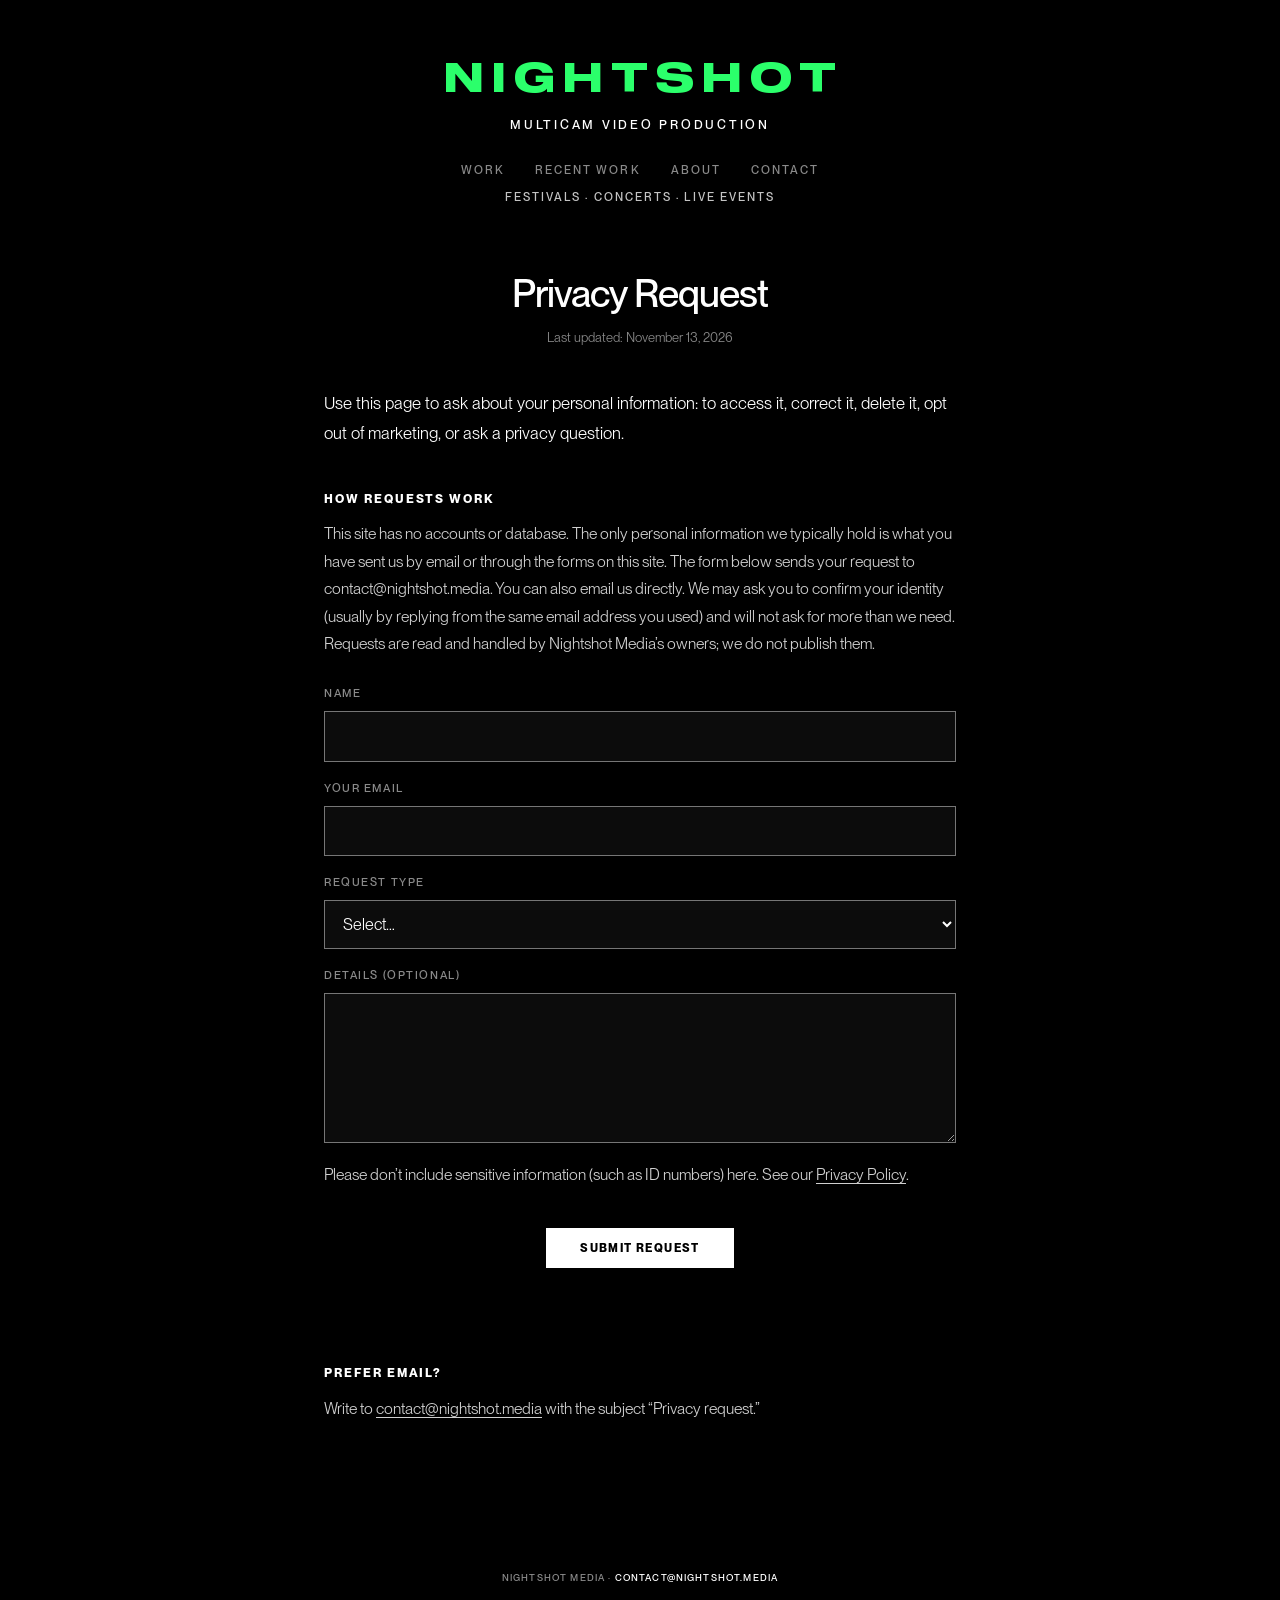
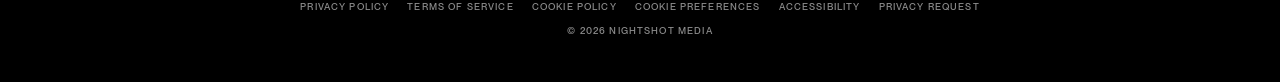
<file: privacy-request.html>
<!DOCTYPE html>
<html lang="en">
<head>
  <meta charset="utf-8">
  <meta name="viewport" content="width=device-width, initial-scale=1">
  <meta http-equiv="Content-Security-Policy" content="default-src 'self'; script-src 'self'; style-src 'self'; img-src 'self' data:; font-src 'self'; frame-src https://player.vimeo.com; connect-src 'self'; object-src 'none'; base-uri 'self'; form-action 'self'">
  <meta name="referrer" content="strict-origin-when-cross-origin">
  <title>Privacy Request — Nightshot Media</title>
  <meta name="description" content="Request access, correction or deletion of your personal information held by Nightshot Media.">
  <link rel="preload" href="fonts/sequel-100-black.woff2" as="font" type="font/woff2" crossorigin>
  <link rel="preload" href="fonts/pp-neue-montreal-400.woff2" as="font" type="font/woff2" crossorigin>
  <link rel="preload" href="fonts/pp-neue-montreal-500.woff2" as="font" type="font/woff2" crossorigin>
  <link rel="stylesheet" href="style.css?v=20261116">
</head>
<body>
<a class="skip" href="#main">Skip to content</a>

<header>
  <a class="logo" href="./">Nightshot</a>
  <p class="tagline">Multicam Video Production</p>
  <nav aria-label="Main">
    <a href="./">Work</a>
    <a href="recent-work">Recent Work</a>
    <a href="about">About</a>
    <a href="contact">Contact</a>
  </nav>
  <p class="subline">Festivals &middot; Concerts &middot; Live Events</p>
</header>

<main id="main" class="legal">
  <h1>Privacy Request</h1>
  <p class="updated">Last updated: <time datetime="2026-11-13">November 13, 2026</time></p>

  <p class="lead">Use this page to ask about your personal information: to access it, correct it, delete it, opt out of marketing, or ask a privacy question.</p>

  <h2>How requests work</h2>
  <p>This site has no accounts or database. The only personal information we typically hold is what you have sent us by email or through the forms on this site. The form below sends your request to contact@nightshot.media. You can also email us directly. We may ask you to confirm your identity (usually by replying from the same email address you used) and will not ask for more than we need. Requests are read and handled by Nightshot Media&rsquo;s owners; we do not publish them.</p>

  <form id="privacy-form" action="send.php" method="post" data-ajax>
    <input type="hidden" name="form" value="privacy">
    <div class="hp" aria-hidden="true"><label>Leave this field empty<input type="text" name="website" tabindex="-1" autocomplete="off"></label></div>
    <label for="name">Name
      <input type="text" id="name" name="name" autocomplete="name" maxlength="100" required>
    </label>
    <label for="email">Your email
      <input type="email" id="email" name="email" autocomplete="email" maxlength="254" required>
    </label>
    <label for="type">Request type
      <select id="type" name="type" required>
        <option value="" selected disabled>Select&hellip;</option>
        <option>Access my data</option>
        <option>Correct my data</option>
        <option>Delete my data</option>
        <option>Marketing opt-out</option>
        <option>Other privacy question</option>
      </select>
    </label>
    <label for="details">Details (optional)
      <textarea id="details" name="details" maxlength="3000"></textarea>
    </label>
    <p class="note">Please don&rsquo;t include sensitive information (such as ID numbers) here. See our <a href="privacy">Privacy Policy</a>.</p>
    <button class="btn" type="submit">Submit request</button>
    <p class="form-status" role="status"></p>
  </form>

  <h2>Prefer email?</h2>
  <p>Write to <a href="mailto:contact@nightshot.media">contact@nightshot.media</a> with the subject &ldquo;Privacy request.&rdquo;</p>

</main>

<footer>
  <p class="biz">Nightshot Media &middot; <a href="mailto:contact@nightshot.media">contact@nightshot.media</a></p>
  <nav class="legal-nav" aria-label="Legal and privacy">
    <a href="privacy">Privacy Policy</a>
    <a href="terms">Terms of Service</a>
    <a href="cookies">Cookie Policy</a>
    <button type="button" class="linkbtn" data-cookie-prefs>Cookie Preferences</button>
    <a href="accessibility">Accessibility</a>
    <a href="privacy-request">Privacy Request</a>
  </nav>
  <span class="copy">&copy; <span class="yr"></span> Nightshot Media</span>
</footer>

<script src="js/consent.js?v=20261116" defer></script>
<script src="js/site.js?v=20261116" defer></script>
</body>
</html>
</file>
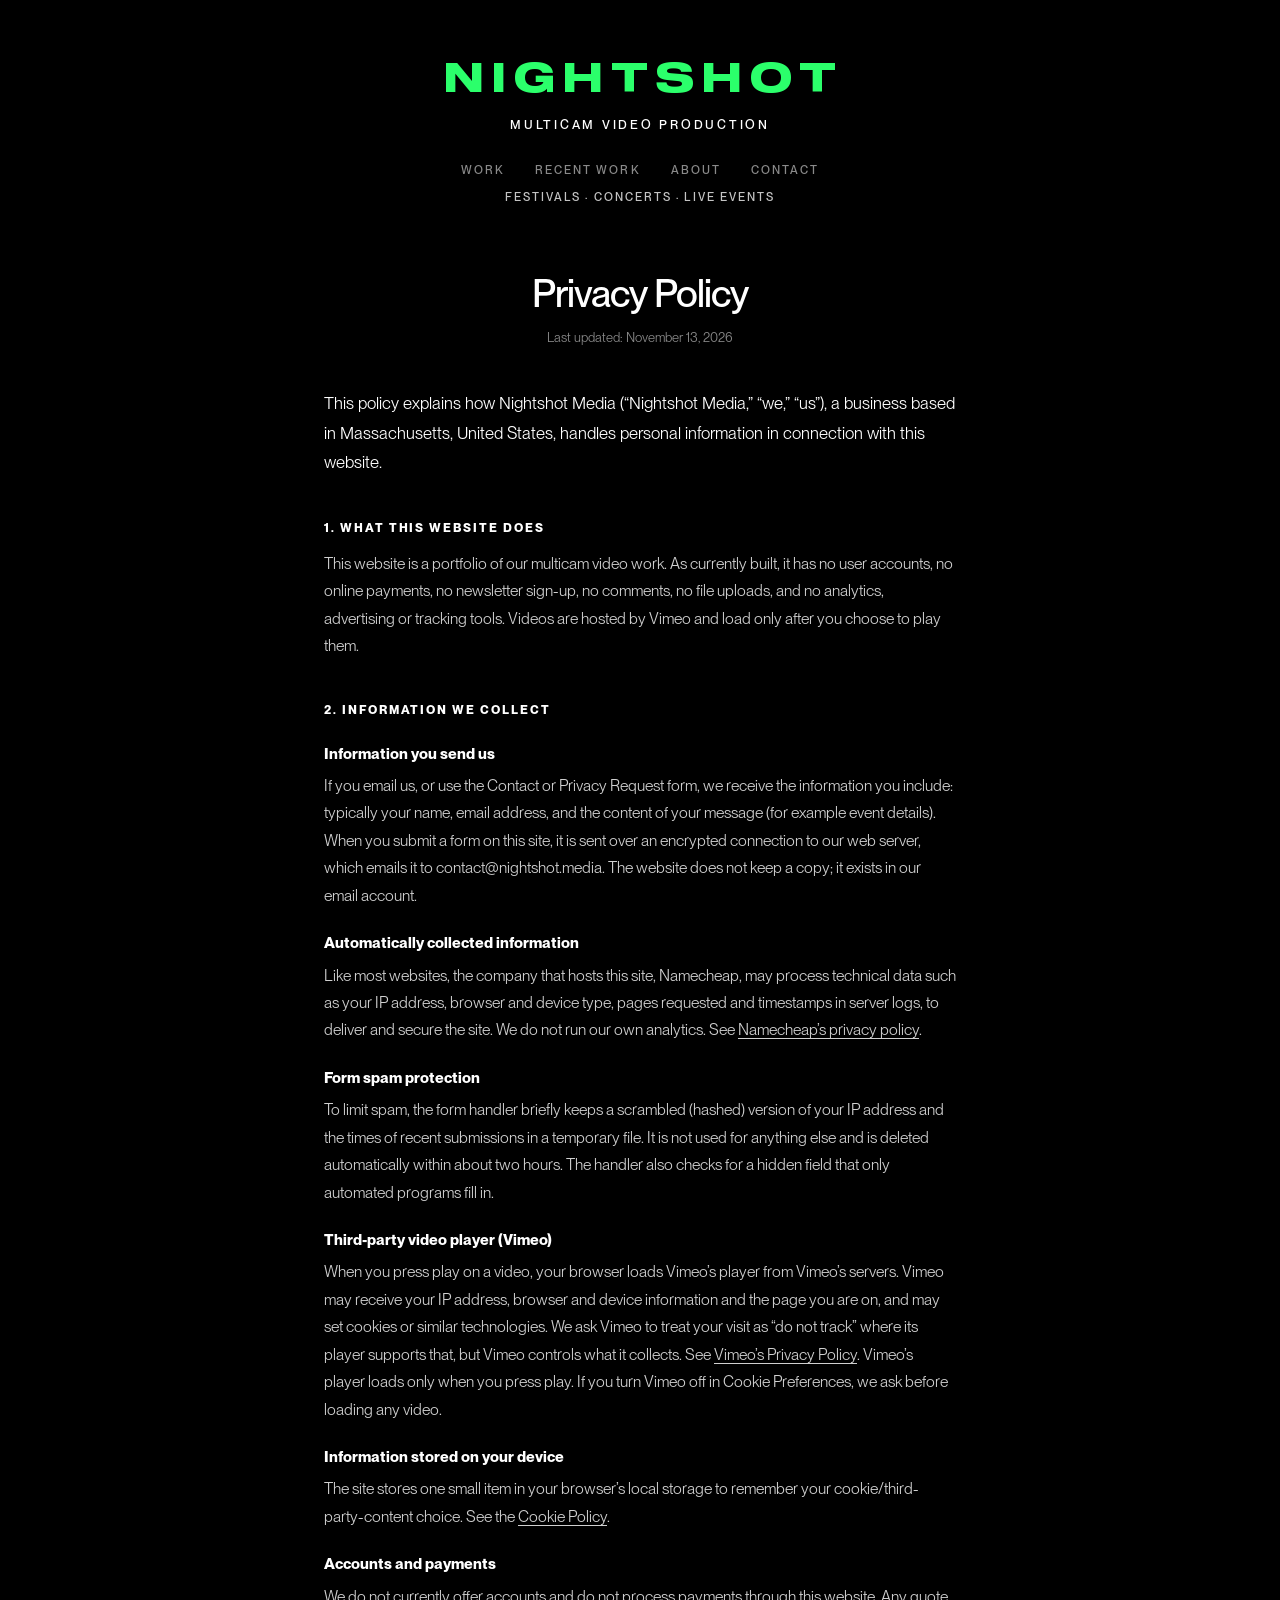
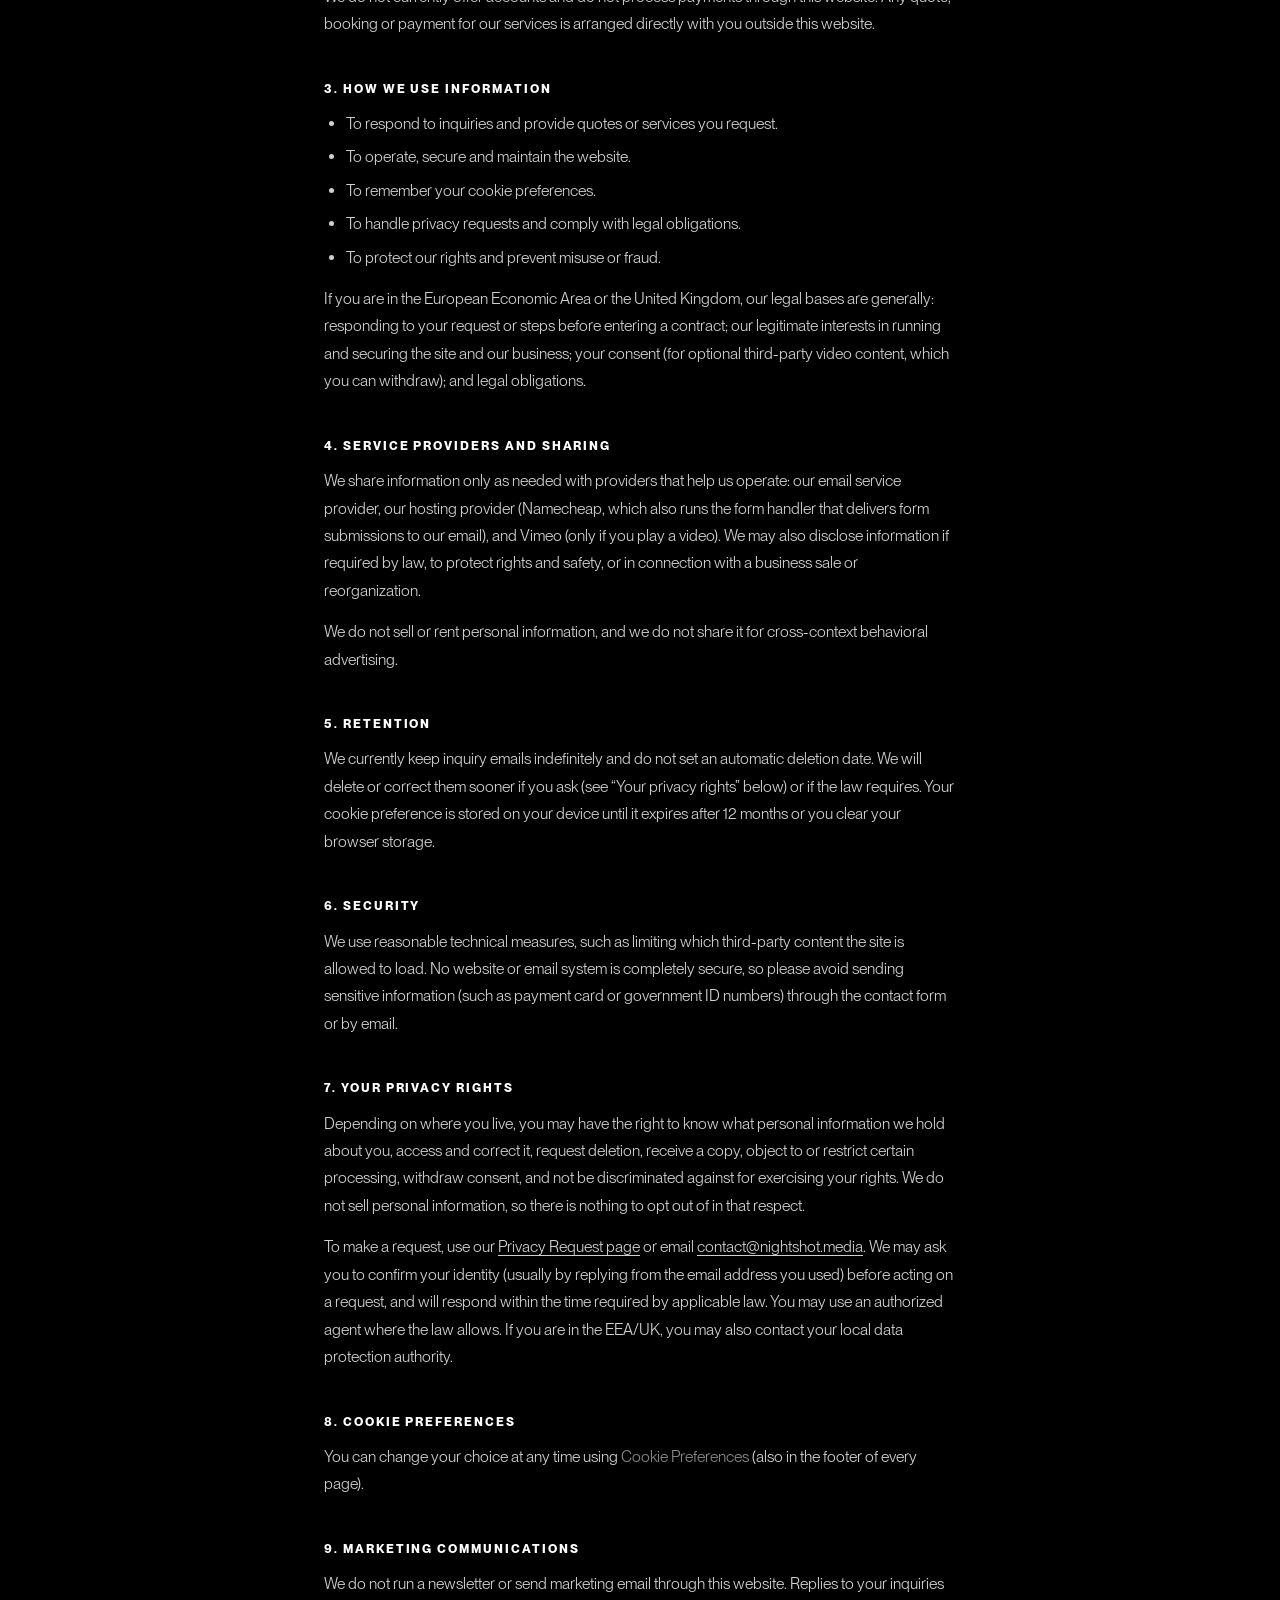
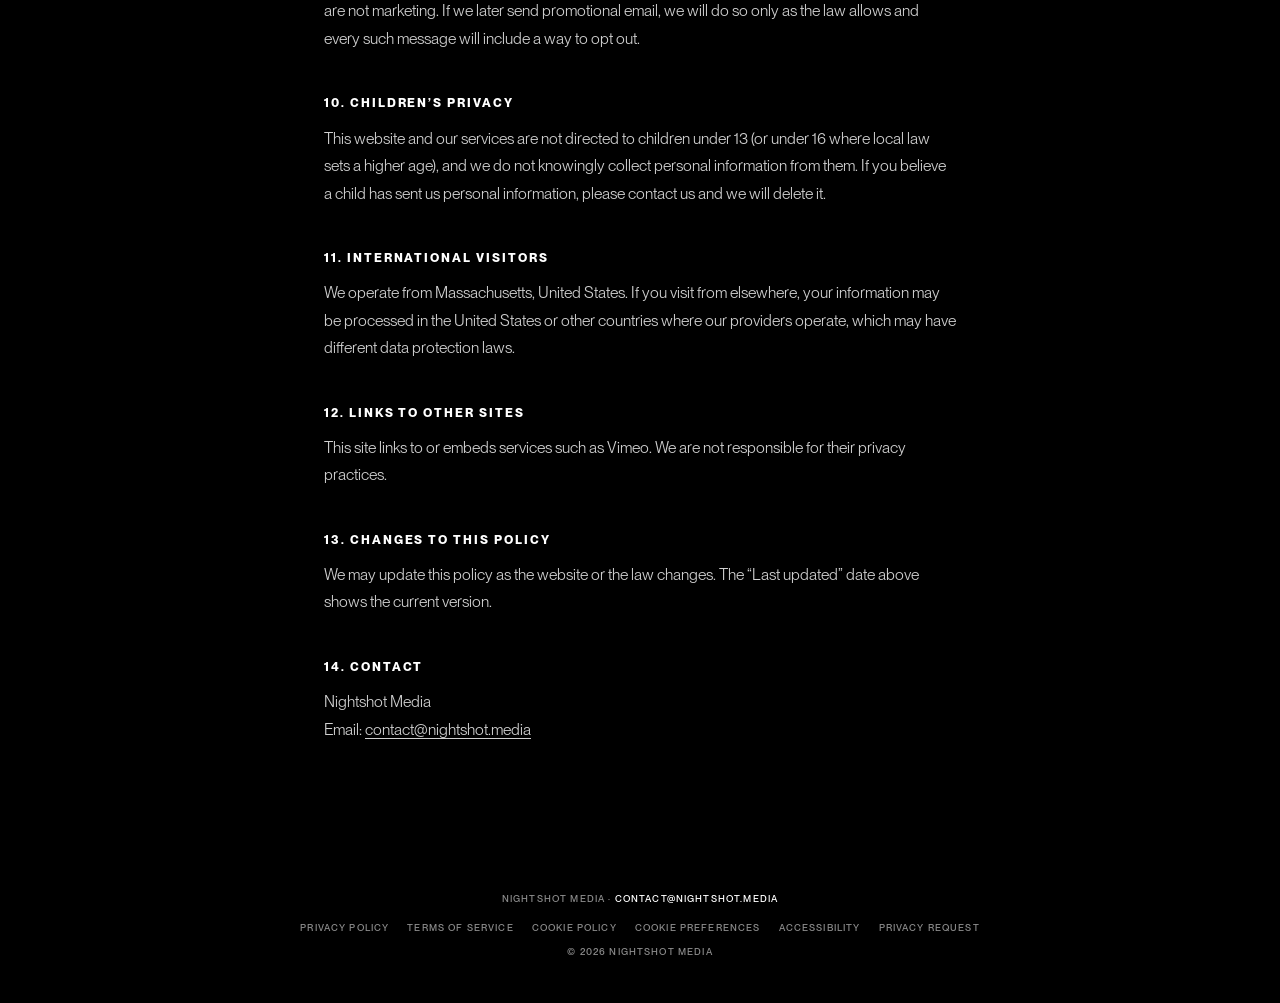
<file: privacy.html>
<!DOCTYPE html>
<html lang="en">
<head>
  <meta charset="utf-8">
  <meta name="viewport" content="width=device-width, initial-scale=1">
  <meta http-equiv="Content-Security-Policy" content="default-src 'self'; script-src 'self'; style-src 'self'; img-src 'self' data:; font-src 'self'; frame-src https://player.vimeo.com; connect-src 'self'; object-src 'none'; base-uri 'self'; form-action 'self'">
  <meta name="referrer" content="strict-origin-when-cross-origin">
  <title>Privacy Policy — Nightshot Media</title>
  <meta name="description" content="How Nightshot Media handles personal information on this website.">
  <link rel="preload" href="fonts/sequel-100-black.woff2" as="font" type="font/woff2" crossorigin>
  <link rel="preload" href="fonts/pp-neue-montreal-400.woff2" as="font" type="font/woff2" crossorigin>
  <link rel="preload" href="fonts/pp-neue-montreal-500.woff2" as="font" type="font/woff2" crossorigin>
  <link rel="stylesheet" href="style.css?v=20261116">
</head>
<body>
<a class="skip" href="#main">Skip to content</a>

<header>
  <a class="logo" href="./">Nightshot</a>
  <p class="tagline">Multicam Video Production</p>
  <nav aria-label="Main">
    <a href="./">Work</a>
    <a href="recent-work">Recent Work</a>
    <a href="about">About</a>
    <a href="contact">Contact</a>
  </nav>
  <p class="subline">Festivals &middot; Concerts &middot; Live Events</p>
</header>

<main id="main" class="legal">
  <h1>Privacy Policy</h1>
  <p class="updated">Last updated: <time datetime="2026-11-13">November 13, 2026</time></p>

  <p class="lead">This policy explains how Nightshot Media (&ldquo;Nightshot Media,&rdquo; &ldquo;we,&rdquo; &ldquo;us&rdquo;), a business based in Massachusetts, United States, handles personal information in connection with this website.</p>

  <h2>1. What this website does</h2>
  <p>This website is a portfolio of our multicam video work. As currently built, it has no user accounts, no online payments, no newsletter sign-up, no comments, no file uploads, and no analytics, advertising or tracking tools. Videos are hosted by Vimeo and load only after you choose to play them.</p>

  <h2>2. Information we collect</h2>
  <h3>Information you send us</h3>
  <p>If you email us, or use the Contact or Privacy Request form, we receive the information you include: typically your name, email address, and the content of your message (for example event details). When you submit a form on this site, it is sent over an encrypted connection to our web server, which emails it to contact@nightshot.media. The website does not keep a copy; it exists in our email account.</p>
  <h3>Automatically collected information</h3>
  <p>Like most websites, the company that hosts this site, Namecheap, may process technical data such as your IP address, browser and device type, pages requested and timestamps in server logs, to deliver and secure the site. We do not run our own analytics. See <a href="https://www.namecheap.com/legal/general/privacy-policy/" rel="noopener">Namecheap&rsquo;s privacy policy</a>.</p>
  <h3>Form spam protection</h3>
  <p>To limit spam, the form handler briefly keeps a scrambled (hashed) version of your IP address and the times of recent submissions in a temporary file. It is not used for anything else and is deleted automatically within about two hours. The handler also checks for a hidden field that only automated programs fill in.</p>
  <h3>Third-party video player (Vimeo)</h3>
  <p>When you press play on a video, your browser loads Vimeo&rsquo;s player from Vimeo&rsquo;s servers. Vimeo may receive your IP address, browser and device information and the page you are on, and may set cookies or similar technologies. We ask Vimeo to treat your visit as &ldquo;do not track&rdquo; where its player supports that, but Vimeo controls what it collects. See <a href="https://vimeo.com/privacy" rel="noopener">Vimeo&rsquo;s Privacy Policy</a>. Vimeo&rsquo;s player loads only when you press play. If you turn Vimeo off in Cookie Preferences, we ask before loading any video.</p>
  <h3>Information stored on your device</h3>
  <p>The site stores one small item in your browser&rsquo;s local storage to remember your cookie/third-party-content choice. See the <a href="cookies">Cookie Policy</a>.</p>
  <h3>Accounts and payments</h3>
  <p>We do not currently offer accounts and do not process payments through this website. Any quote, booking or payment for our services is arranged directly with you outside this website.</p>

  <h2>3. How we use information</h2>
  <ul>
    <li>To respond to inquiries and provide quotes or services you request.</li>
    <li>To operate, secure and maintain the website.</li>
    <li>To remember your cookie preferences.</li>
    <li>To handle privacy requests and comply with legal obligations.</li>
    <li>To protect our rights and prevent misuse or fraud.</li>
  </ul>
  <p>If you are in the European Economic Area or the United Kingdom, our legal bases are generally: responding to your request or steps before entering a contract; our legitimate interests in running and securing the site and our business; your consent (for optional third-party video content, which you can withdraw); and legal obligations.</p>

  <h2>4. Service providers and sharing</h2>
  <p>We share information only as needed with providers that help us operate: our email service provider, our hosting provider (Namecheap, which also runs the form handler that delivers form submissions to our email), and Vimeo (only if you play a video). We may also disclose information if required by law, to protect rights and safety, or in connection with a business sale or reorganization.</p>
  <p>We do not sell or rent personal information, and we do not share it for cross-context behavioral advertising.</p>

  <h2>5. Retention</h2>
  <p>We currently keep inquiry emails indefinitely and do not set an automatic deletion date. We will delete or correct them sooner if you ask (see &ldquo;Your privacy rights&rdquo; below) or if the law requires. Your cookie preference is stored on your device until it expires after 12 months or you clear your browser storage.</p>

  <h2>6. Security</h2>
  <p>We use reasonable technical measures, such as limiting which third-party content the site is allowed to load. No website or email system is completely secure, so please avoid sending sensitive information (such as payment card or government ID numbers) through the contact form or by email.</p>

  <h2>7. Your privacy rights</h2>
  <p>Depending on where you live, you may have the right to know what personal information we hold about you, access and correct it, request deletion, receive a copy, object to or restrict certain processing, withdraw consent, and not be discriminated against for exercising your rights. We do not sell personal information, so there is nothing to opt out of in that respect.</p>
  <p>To make a request, use our <a href="privacy-request">Privacy Request page</a> or email <a href="mailto:contact@nightshot.media">contact@nightshot.media</a>. We may ask you to confirm your identity (usually by replying from the email address you used) before acting on a request, and will respond within the time required by applicable law. You may use an authorized agent where the law allows. If you are in the EEA/UK, you may also contact your local data protection authority.</p>

  <h2>8. Cookie preferences</h2>
  <p>You can change your choice at any time using <button type="button" class="linkbtn" data-cookie-prefs>Cookie Preferences</button> (also in the footer of every page).</p>

  <h2>9. Marketing communications</h2>
  <p>We do not run a newsletter or send marketing email through this website. Replies to your inquiries are not marketing. If we later send promotional email, we will do so only as the law allows and every such message will include a way to opt out.</p>

  <h2>10. Children&rsquo;s privacy</h2>
  <p>This website and our services are not directed to children under 13 (or under 16 where local law sets a higher age), and we do not knowingly collect personal information from them. If you believe a child has sent us personal information, please contact us and we will delete it.</p>

  <h2>11. International visitors</h2>
  <p>We operate from Massachusetts, United States. If you visit from elsewhere, your information may be processed in the United States or other countries where our providers operate, which may have different data protection laws.</p>

  <h2>12. Links to other sites</h2>
  <p>This site links to or embeds services such as Vimeo. We are not responsible for their privacy practices.</p>

  <h2>13. Changes to this policy</h2>
  <p>We may update this policy as the website or the law changes. The &ldquo;Last updated&rdquo; date above shows the current version.</p>

  <h2>14. Contact</h2>
  <p>Nightshot Media<br>Email: <a href="mailto:contact@nightshot.media">contact@nightshot.media</a></p>

</main>

<footer>
  <p class="biz">Nightshot Media &middot; <a href="mailto:contact@nightshot.media">contact@nightshot.media</a></p>
  <nav class="legal-nav" aria-label="Legal and privacy">
    <a href="privacy">Privacy Policy</a>
    <a href="terms">Terms of Service</a>
    <a href="cookies">Cookie Policy</a>
    <button type="button" class="linkbtn" data-cookie-prefs>Cookie Preferences</button>
    <a href="accessibility">Accessibility</a>
    <a href="privacy-request">Privacy Request</a>
  </nav>
  <span class="copy">&copy; <span class="yr"></span> Nightshot Media</span>
</footer>

<script src="js/consent.js?v=20261116" defer></script>
<script src="js/site.js?v=20261116" defer></script>
</body>
</html>
</file>
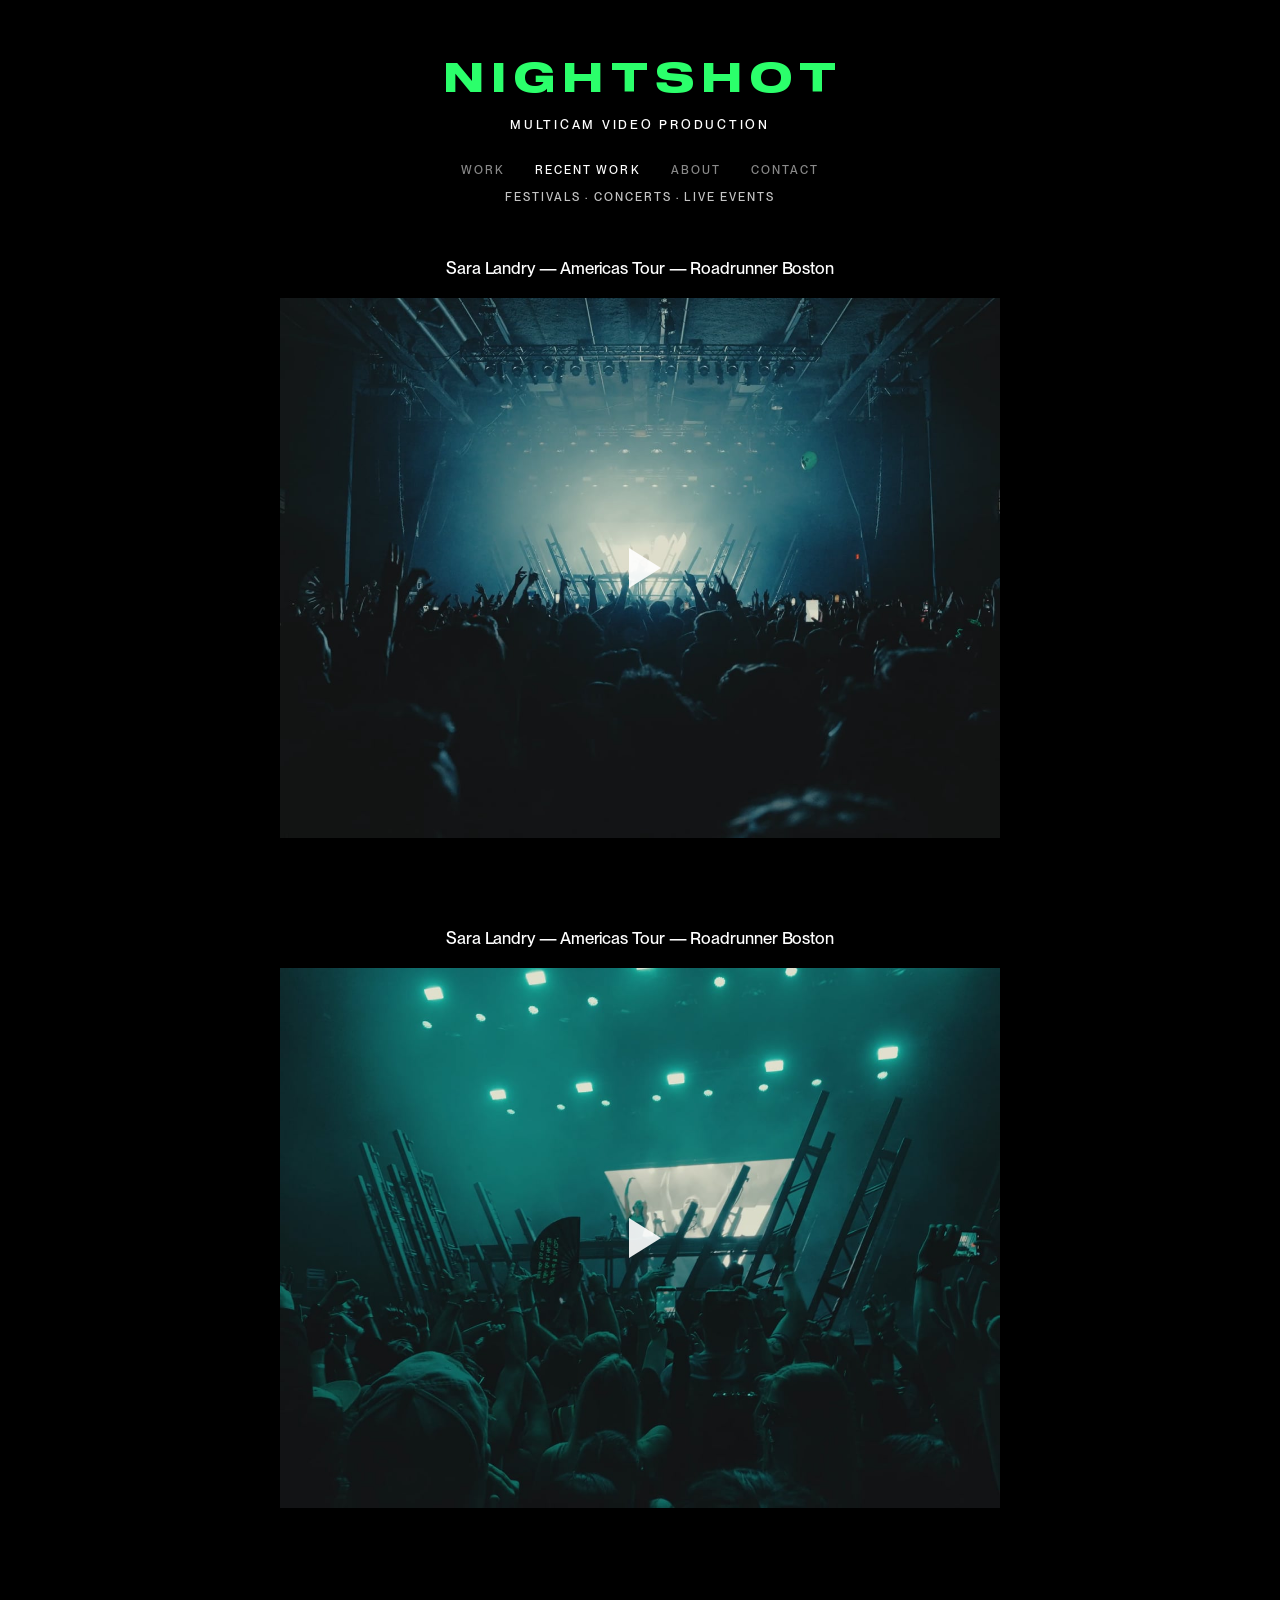
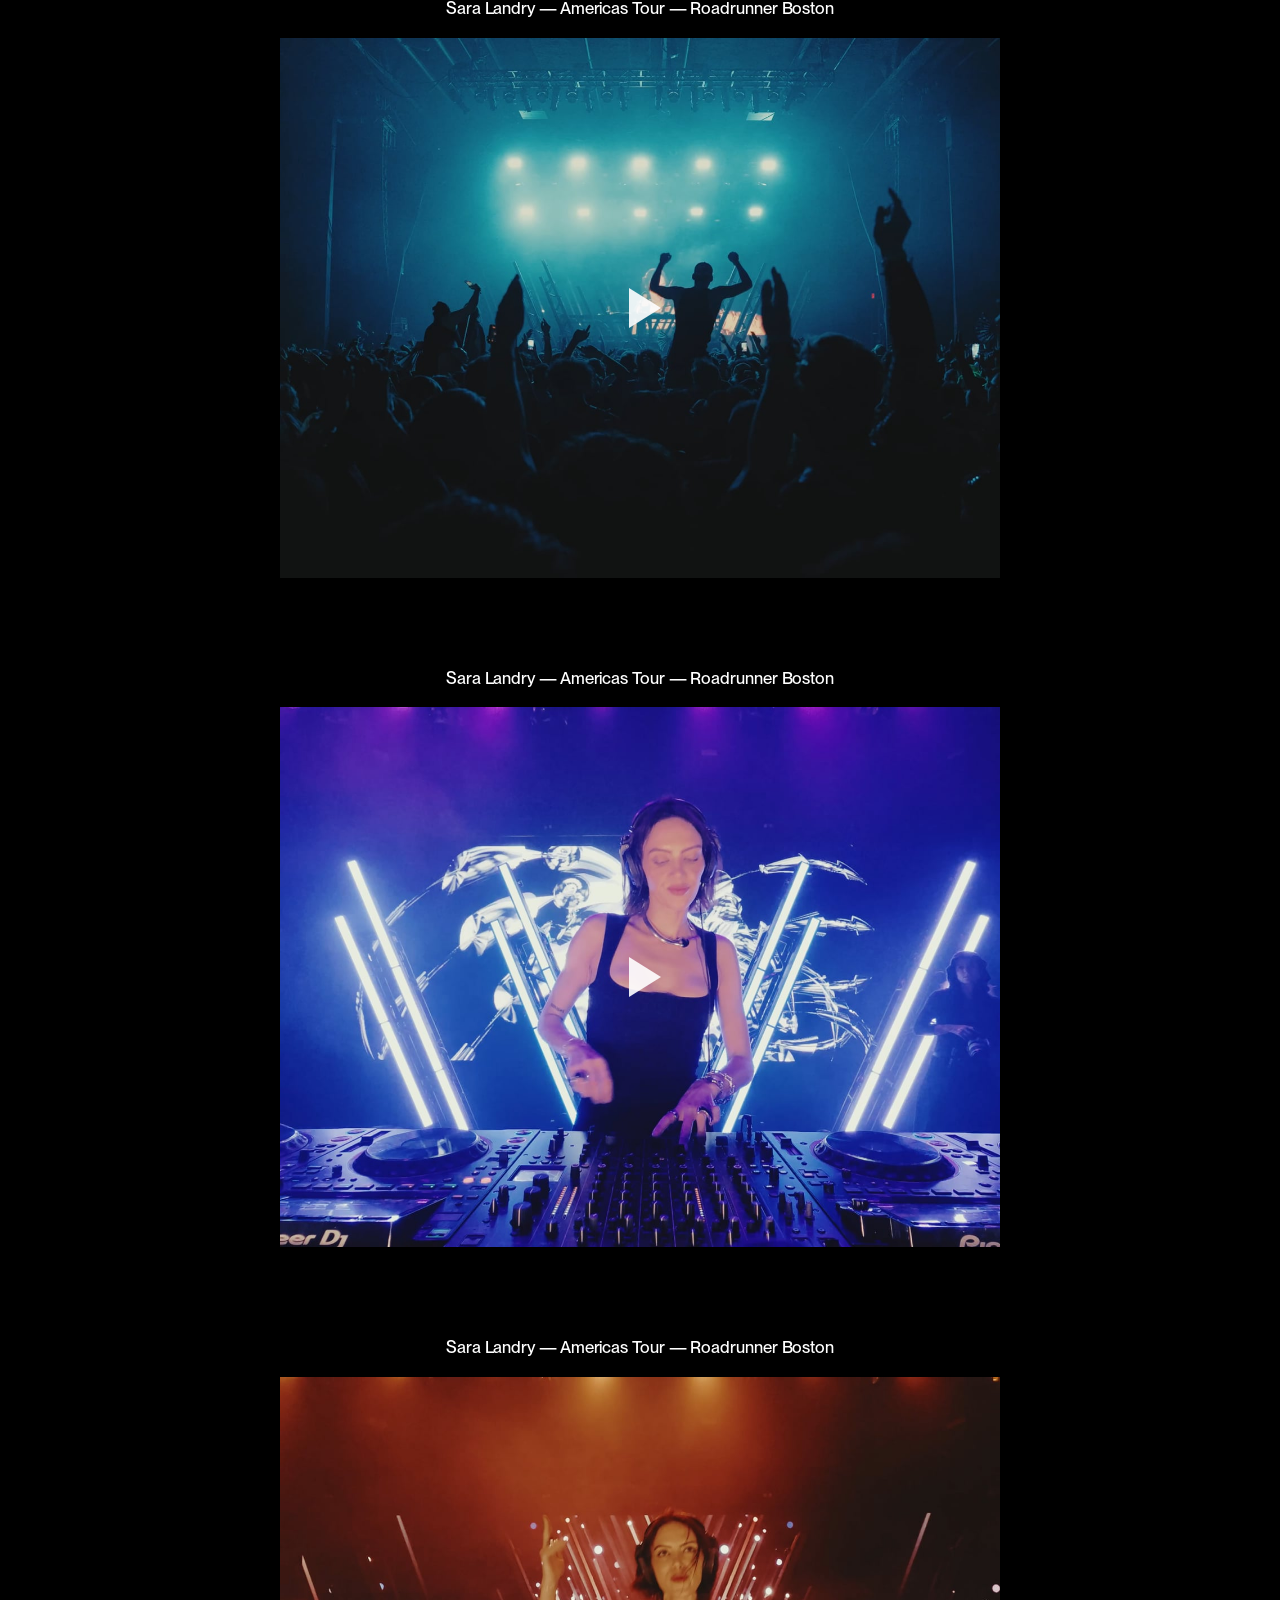
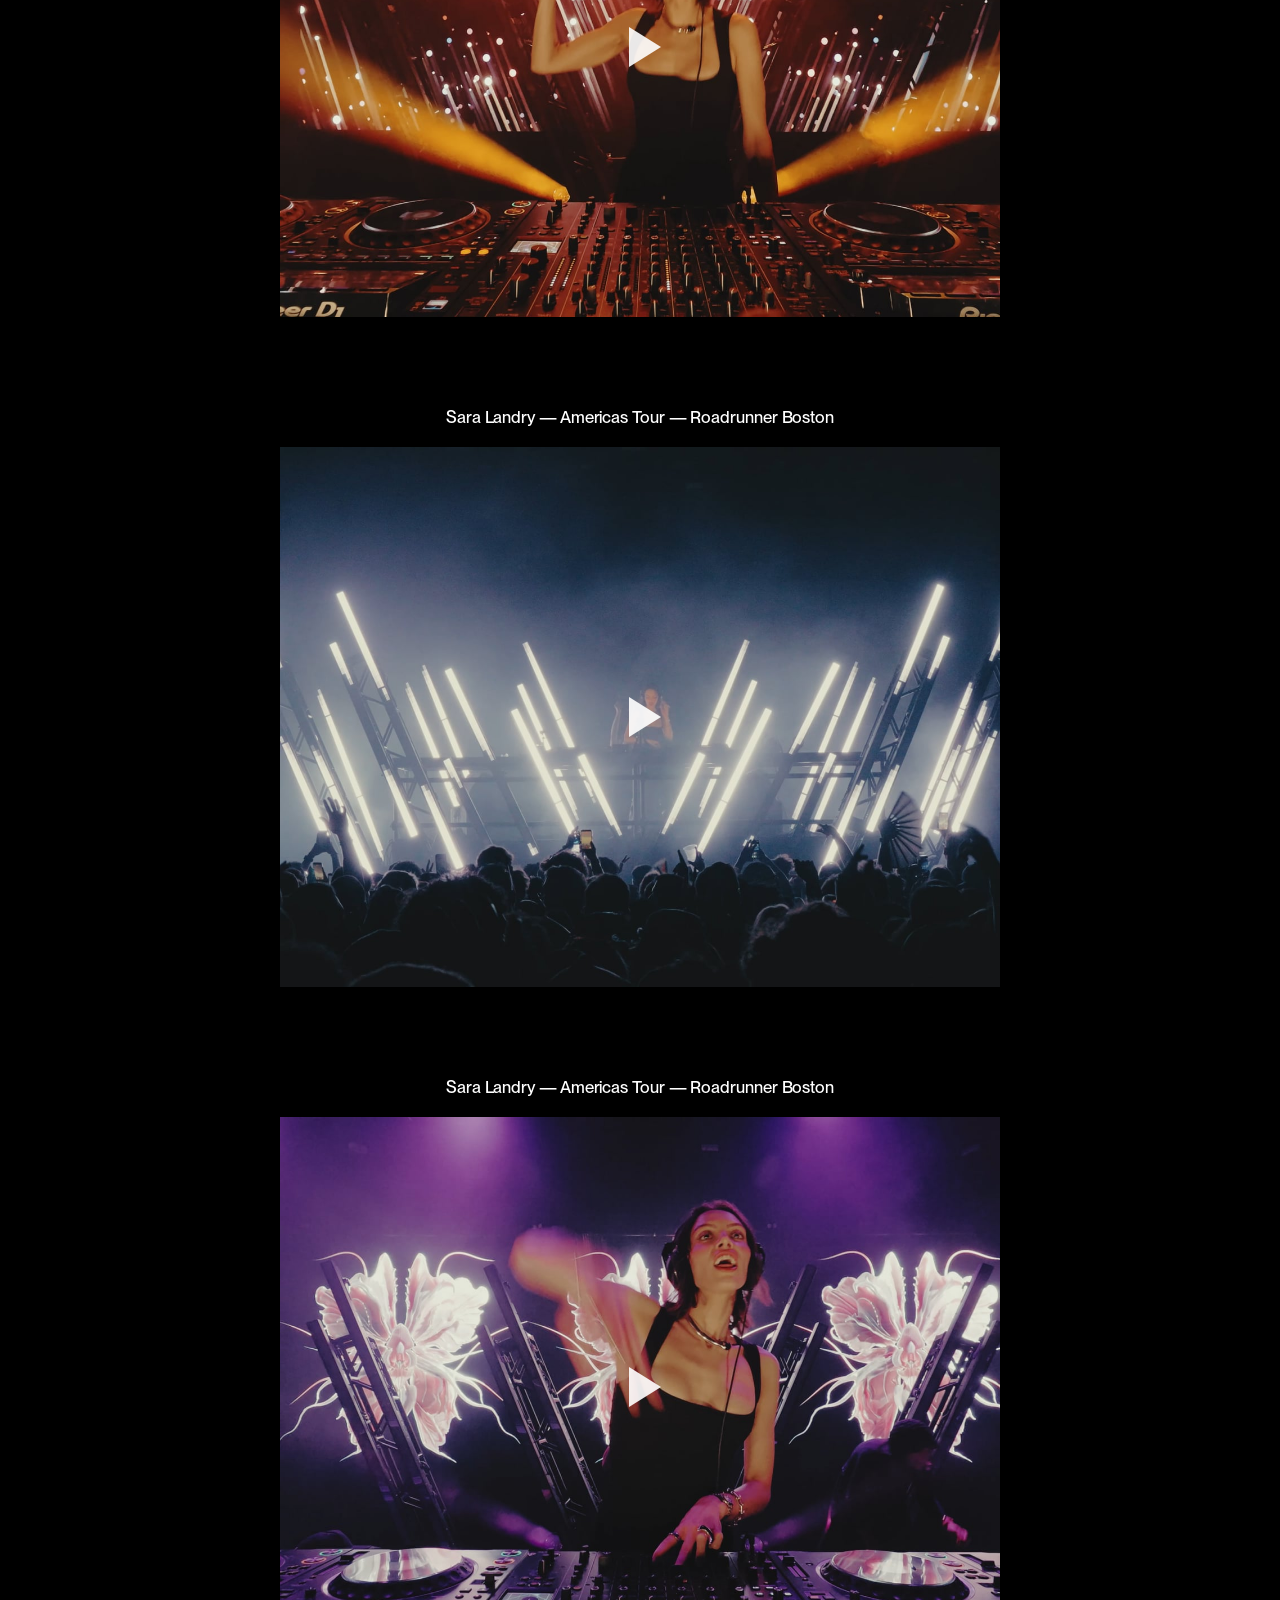
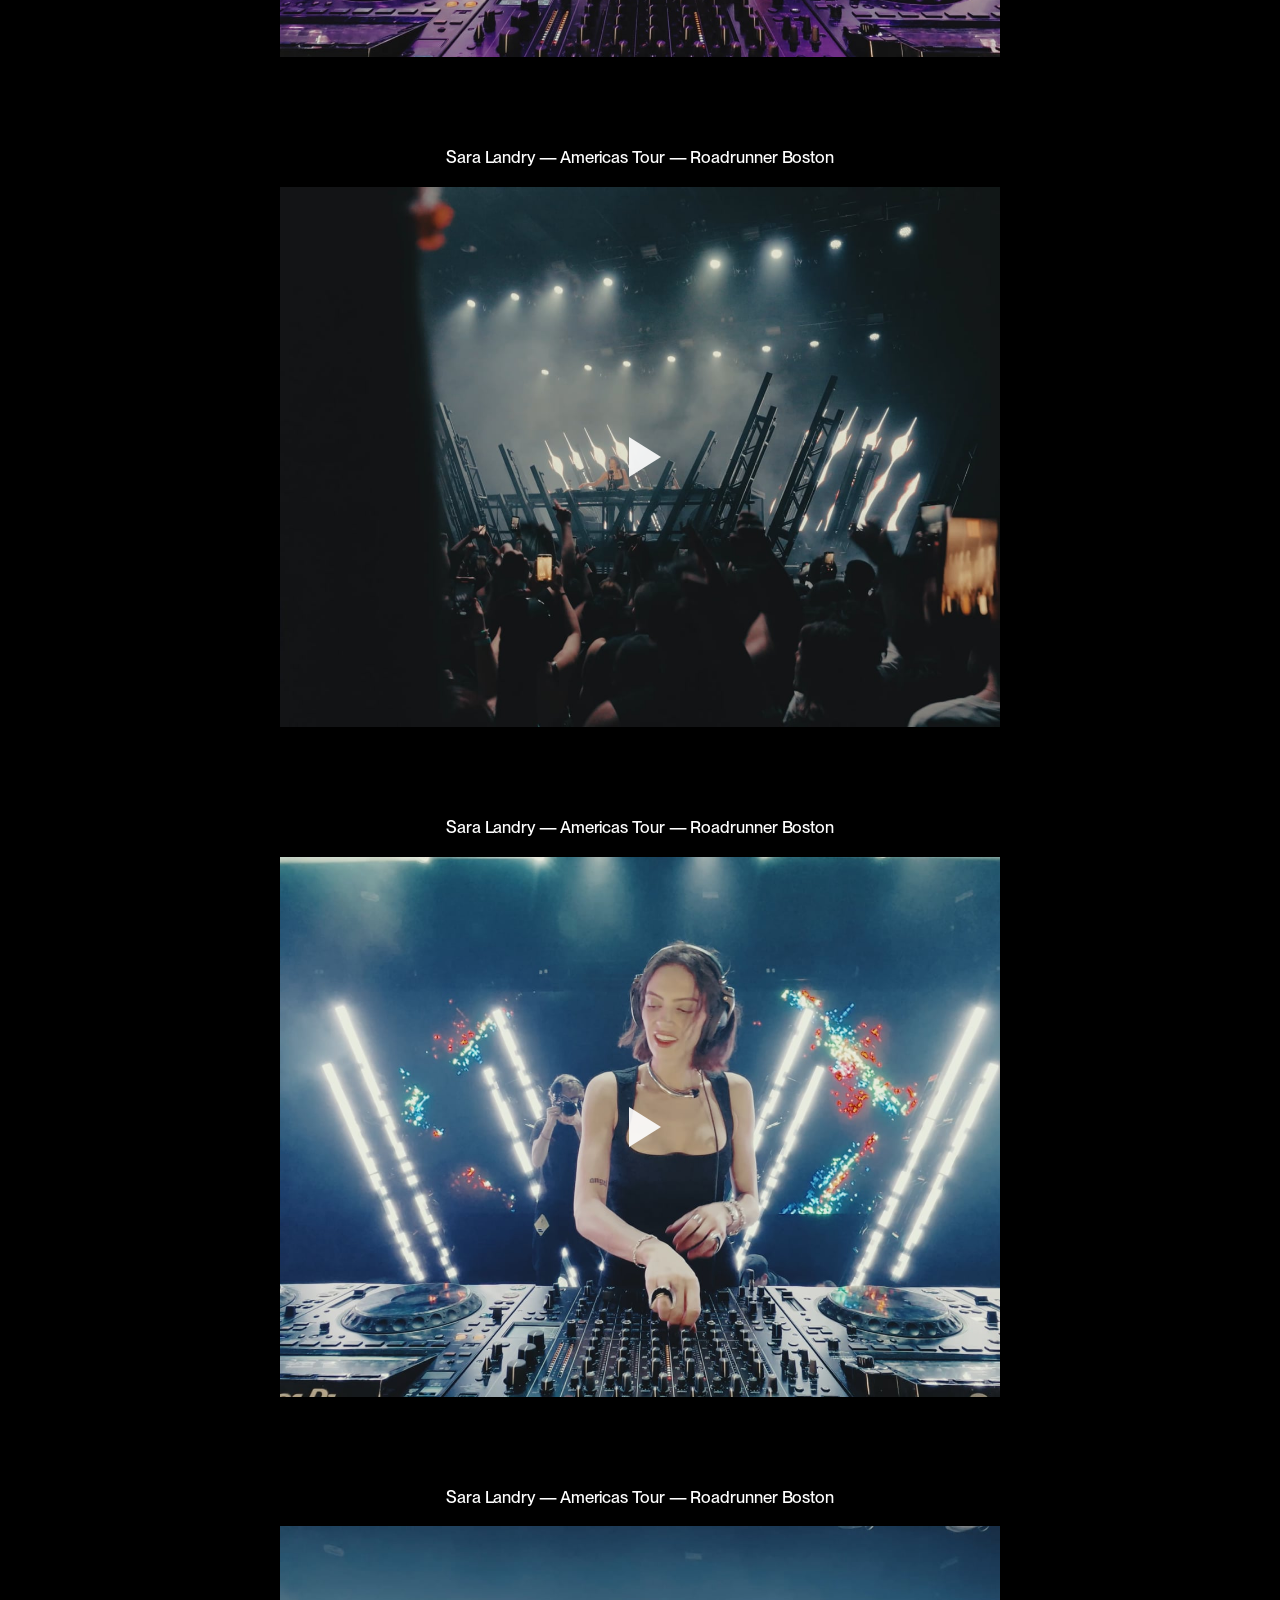
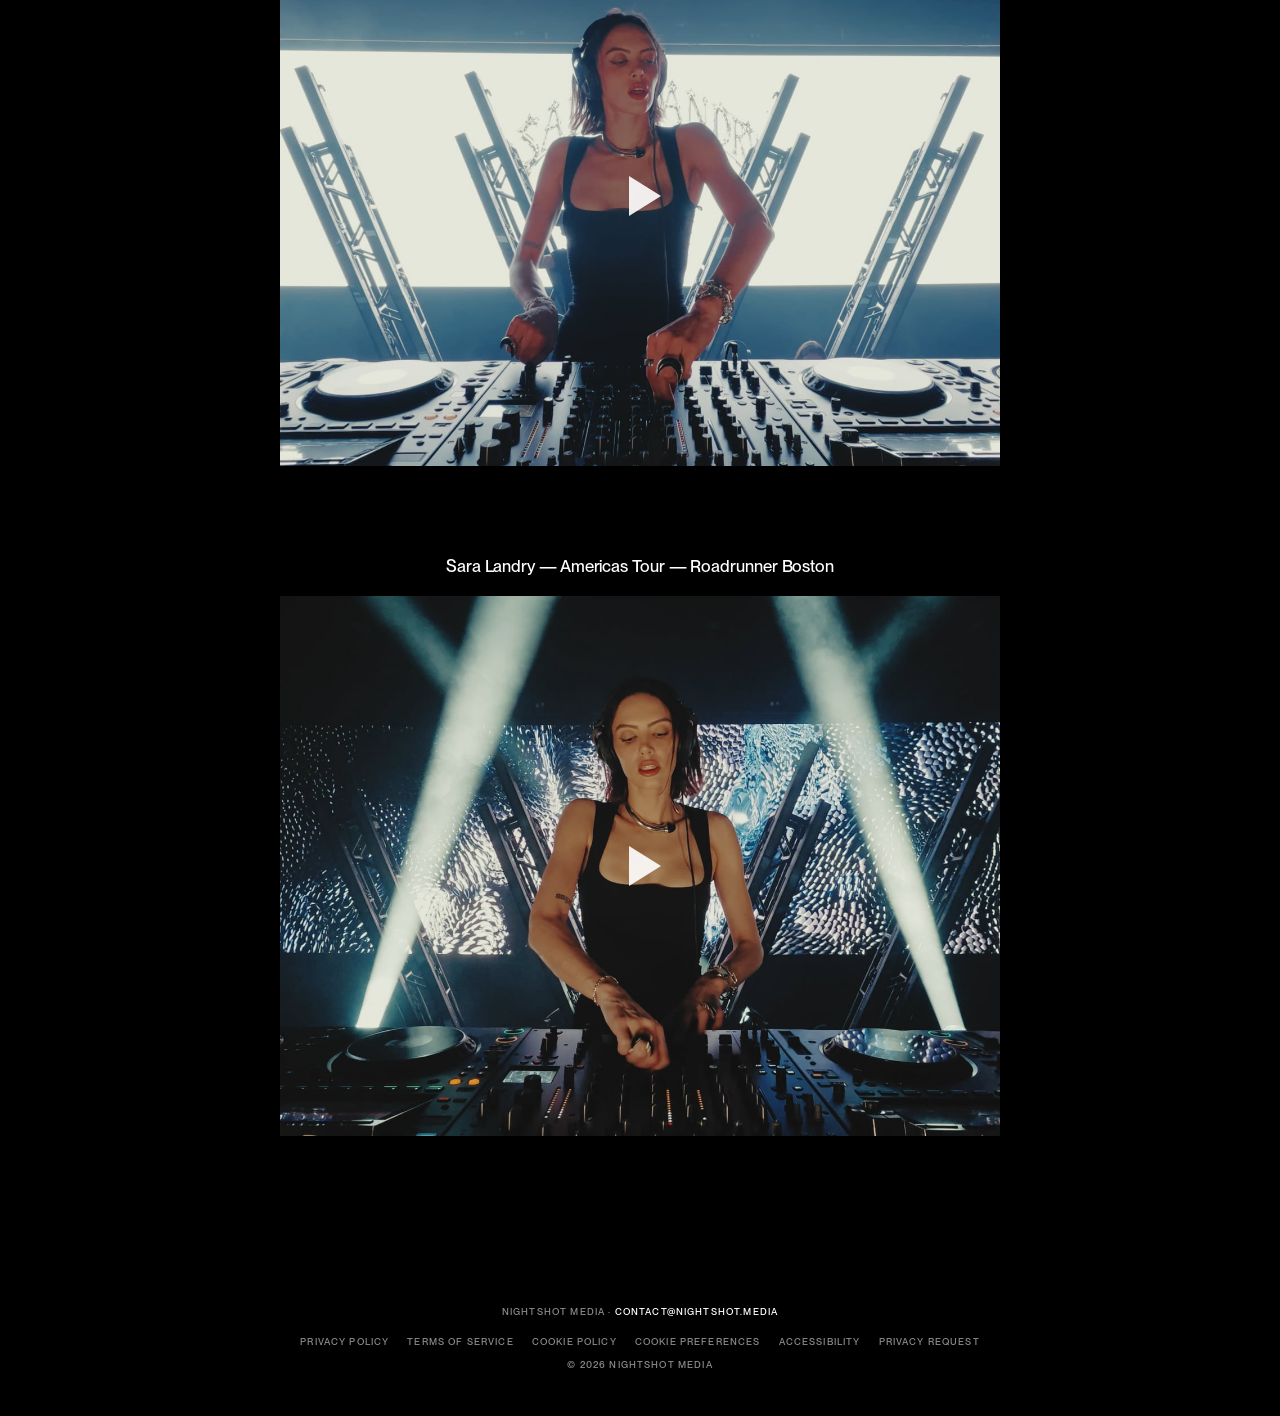
<file: recent-work.html>
<!DOCTYPE html>
<html lang="en">
<head>
  <meta charset="utf-8">
  <meta name="viewport" content="width=device-width, initial-scale=1">
  <meta http-equiv="Content-Security-Policy" content="default-src 'self'; script-src 'self'; style-src 'self'; img-src 'self' data:; font-src 'self'; frame-src https://player.vimeo.com; connect-src 'self'; object-src 'none'; base-uri 'self'; form-action 'self'">
  <meta name="referrer" content="strict-origin-when-cross-origin">
  <title>Recent Work — Nightshot Media</title>
  <meta name="description" content="Recent multicam video work from Nightshot Media: Sara Landry, Americas Tour, Roadrunner Boston.">
  <link rel="preload" href="fonts/sequel-100-black.woff2" as="font" type="font/woff2" crossorigin>
  <link rel="preload" href="fonts/pp-neue-montreal-400.woff2" as="font" type="font/woff2" crossorigin>
  <link rel="preload" href="fonts/pp-neue-montreal-500.woff2" as="font" type="font/woff2" crossorigin>
  <link rel="stylesheet" href="style.css?v=20261116">
</head>
<body>
<a class="skip" href="#main">Skip to content</a>

<header>
  <a class="logo" href="./">Nightshot</a>
  <p class="tagline">Multicam Video Production</p>
  <nav aria-label="Main">
    <a href="./">Work</a>
    <a href="recent-work" class="active" aria-current="page">Recent Work</a>
    <a href="about">About</a>
    <a href="contact">Contact</a>
  </nav>
  <p class="subline">Festivals &middot; Concerts &middot; Live Events</p>
</header>

<main id="main">
<h1 class="sr-only">Recent Work</h1>
<div class="work">
  <article class="project">
    <h2>Sara Landry — Americas Tour — Roadrunner Boston</h2>
    <div class="video" data-video="https://player.vimeo.com/video/1249391382" data-title="Sara Landry — Americas Tour — Roadrunner Boston">
      <button type="button" class="video-play" aria-label="Play video: Sara Landry — Americas Tour — Roadrunner Boston"><img src="images/sara-landry-02.jpg?v=20261124b" alt=""><span class="play" aria-hidden="true"></span></button>
    </div>
  </article>

  <article class="project">
    <h2>Sara Landry — Americas Tour — Roadrunner Boston</h2>
    <div class="video" data-video="https://player.vimeo.com/video/1249391377" data-title="Sara Landry — Americas Tour — Roadrunner Boston">
      <button type="button" class="video-play" aria-label="Play video: Sara Landry — Americas Tour — Roadrunner Boston"><img src="images/sara-landry-05.jpg?v=20261124b" alt=""><span class="play" aria-hidden="true"></span></button>
    </div>
  </article>

  <article class="project">
    <h2>Sara Landry — Americas Tour — Roadrunner Boston</h2>
    <div class="video" data-video="https://player.vimeo.com/video/1249391376" data-title="Sara Landry — Americas Tour — Roadrunner Boston">
      <button type="button" class="video-play" aria-label="Play video: Sara Landry — Americas Tour — Roadrunner Boston"><img src="images/sara-landry-03.jpg?v=20261124b" alt=""><span class="play" aria-hidden="true"></span></button>
    </div>
  </article>

  <article class="project">
    <h2>Sara Landry — Americas Tour — Roadrunner Boston</h2>
    <div class="video" data-video="https://player.vimeo.com/video/1249391381" data-title="Sara Landry — Americas Tour — Roadrunner Boston">
      <button type="button" class="video-play" aria-label="Play video: Sara Landry — Americas Tour — Roadrunner Boston"><img src="images/sara-landry-01.jpg?v=20261124b" alt=""><span class="play" aria-hidden="true"></span></button>
    </div>
  </article>

  <article class="project">
    <h2>Sara Landry — Americas Tour — Roadrunner Boston</h2>
    <div class="video" data-video="https://player.vimeo.com/video/1249391380" data-title="Sara Landry — Americas Tour — Roadrunner Boston">
      <button type="button" class="video-play" aria-label="Play video: Sara Landry — Americas Tour — Roadrunner Boston"><img src="images/sara-landry-07.jpg?v=20261124b" alt=""><span class="play" aria-hidden="true"></span></button>
    </div>
  </article>

  <article class="project">
    <h2>Sara Landry — Americas Tour — Roadrunner Boston</h2>
    <div class="video" data-video="https://player.vimeo.com/video/1249391379" data-title="Sara Landry — Americas Tour — Roadrunner Boston">
      <button type="button" class="video-play" aria-label="Play video: Sara Landry — Americas Tour — Roadrunner Boston"><img src="images/sara-landry-04.jpg?v=20261124b" alt=""><span class="play" aria-hidden="true"></span></button>
    </div>
  </article>

  <article class="project">
    <h2>Sara Landry — Americas Tour — Roadrunner Boston</h2>
    <div class="video" data-video="https://player.vimeo.com/video/1249391385" data-title="Sara Landry — Americas Tour — Roadrunner Boston">
      <button type="button" class="video-play" aria-label="Play video: Sara Landry — Americas Tour — Roadrunner Boston"><img src="images/sara-landry-06.jpg?v=20261124b" alt=""><span class="play" aria-hidden="true"></span></button>
    </div>
  </article>

  <article class="project">
    <h2>Sara Landry — Americas Tour — Roadrunner Boston</h2>
    <div class="video" data-video="https://player.vimeo.com/video/1249391378" data-title="Sara Landry — Americas Tour — Roadrunner Boston">
      <button type="button" class="video-play" aria-label="Play video: Sara Landry — Americas Tour — Roadrunner Boston"><img src="images/sara-landry-09.jpg?v=20261124b" alt=""><span class="play" aria-hidden="true"></span></button>
    </div>
  </article>

  <article class="project">
    <h2>Sara Landry — Americas Tour — Roadrunner Boston</h2>
    <div class="video" data-video="https://player.vimeo.com/video/1249391375" data-title="Sara Landry — Americas Tour — Roadrunner Boston">
      <button type="button" class="video-play" aria-label="Play video: Sara Landry — Americas Tour — Roadrunner Boston"><img src="images/sara-landry-11.jpg?v=20261124b" alt=""><span class="play" aria-hidden="true"></span></button>
    </div>
  </article>

  <article class="project">
    <h2>Sara Landry — Americas Tour — Roadrunner Boston</h2>
    <div class="video" data-video="https://player.vimeo.com/video/1249391384" data-title="Sara Landry — Americas Tour — Roadrunner Boston">
      <button type="button" class="video-play" aria-label="Play video: Sara Landry — Americas Tour — Roadrunner Boston"><img src="images/sara-landry-08.jpg?v=20261124b" alt=""><span class="play" aria-hidden="true"></span></button>
    </div>
  </article>

  <article class="project">
    <h2>Sara Landry — Americas Tour — Roadrunner Boston</h2>
    <div class="video" data-video="https://player.vimeo.com/video/1249391369" data-title="Sara Landry — Americas Tour — Roadrunner Boston">
      <button type="button" class="video-play" aria-label="Play video: Sara Landry — Americas Tour — Roadrunner Boston"><img src="images/sara-landry-10.jpg?v=20261124b" alt=""><span class="play" aria-hidden="true"></span></button>
    </div>
  </article>
</div>
</main>

<footer>
  <p class="biz">Nightshot Media &middot; <a href="mailto:contact@nightshot.media">contact@nightshot.media</a></p>
  <nav class="legal-nav" aria-label="Legal and privacy">
    <a href="privacy">Privacy Policy</a>
    <a href="terms">Terms of Service</a>
    <a href="cookies">Cookie Policy</a>
    <button type="button" class="linkbtn" data-cookie-prefs>Cookie Preferences</button>
    <a href="accessibility">Accessibility</a>
    <a href="privacy-request">Privacy Request</a>
  </nav>
  <span class="copy">&copy; <span class="yr"></span> Nightshot Media</span>
</footer>

<script src="js/consent.js?v=20261116" defer></script>
<script src="js/site.js?v=20261116" defer></script>
</body>
</html>
</file>
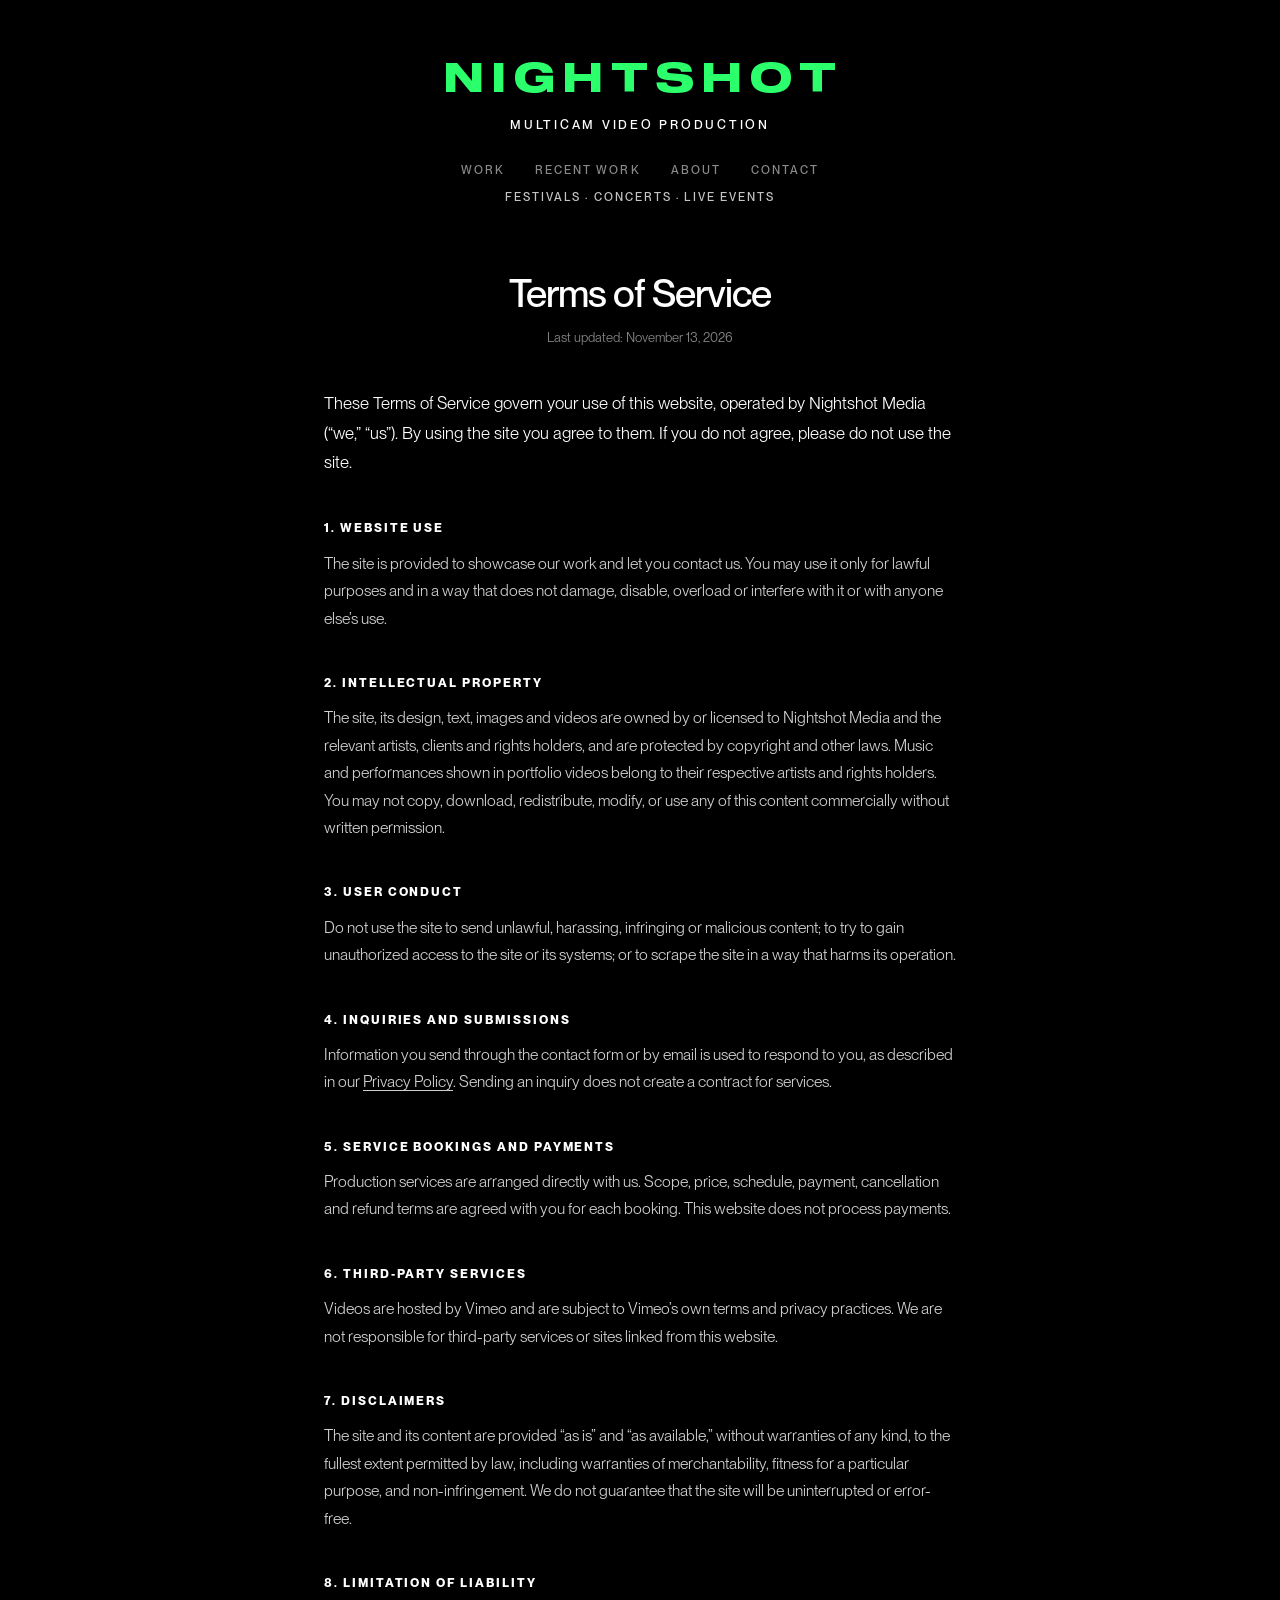
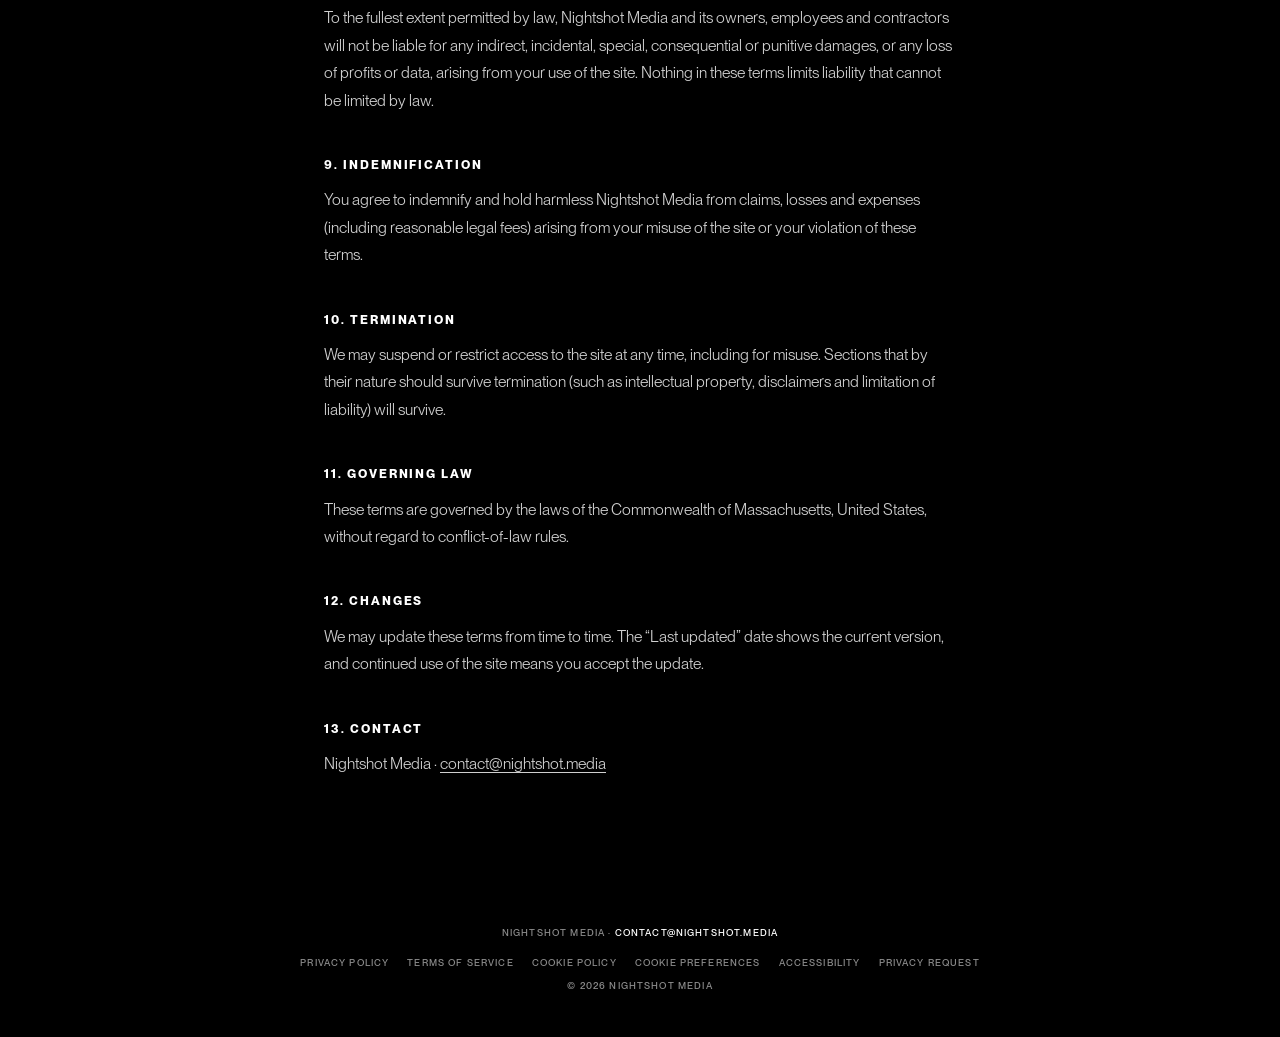
<file: terms.html>
<!DOCTYPE html>
<html lang="en">
<head>
  <meta charset="utf-8">
  <meta name="viewport" content="width=device-width, initial-scale=1">
  <meta http-equiv="Content-Security-Policy" content="default-src 'self'; script-src 'self'; style-src 'self'; img-src 'self' data:; font-src 'self'; frame-src https://player.vimeo.com; connect-src 'self'; object-src 'none'; base-uri 'self'; form-action 'self'">
  <meta name="referrer" content="strict-origin-when-cross-origin">
  <title>Terms of Service — Nightshot Media</title>
  <meta name="description" content="Terms governing use of the Nightshot Media website.">
  <link rel="preload" href="fonts/sequel-100-black.woff2" as="font" type="font/woff2" crossorigin>
  <link rel="preload" href="fonts/pp-neue-montreal-400.woff2" as="font" type="font/woff2" crossorigin>
  <link rel="preload" href="fonts/pp-neue-montreal-500.woff2" as="font" type="font/woff2" crossorigin>
  <link rel="stylesheet" href="style.css?v=20261116">
</head>
<body>
<a class="skip" href="#main">Skip to content</a>

<header>
  <a class="logo" href="./">Nightshot</a>
  <p class="tagline">Multicam Video Production</p>
  <nav aria-label="Main">
    <a href="./">Work</a>
    <a href="recent-work">Recent Work</a>
    <a href="about">About</a>
    <a href="contact">Contact</a>
  </nav>
  <p class="subline">Festivals &middot; Concerts &middot; Live Events</p>
</header>

<main id="main" class="legal">
  <h1>Terms of Service</h1>
  <p class="updated">Last updated: <time datetime="2026-11-13">November 13, 2026</time></p>

  <p class="lead">These Terms of Service govern your use of this website, operated by Nightshot Media (&ldquo;we,&rdquo; &ldquo;us&rdquo;). By using the site you agree to them. If you do not agree, please do not use the site.</p>

  <h2>1. Website use</h2>
  <p>The site is provided to showcase our work and let you contact us. You may use it only for lawful purposes and in a way that does not damage, disable, overload or interfere with it or with anyone else&rsquo;s use.</p>

  <h2>2. Intellectual property</h2>
  <p>The site, its design, text, images and videos are owned by or licensed to Nightshot Media and the relevant artists, clients and rights holders, and are protected by copyright and other laws. Music and performances shown in portfolio videos belong to their respective artists and rights holders. You may not copy, download, redistribute, modify, or use any of this content commercially without written permission.</p>

  <h2>3. User conduct</h2>
  <p>Do not use the site to send unlawful, harassing, infringing or malicious content; to try to gain unauthorized access to the site or its systems; or to scrape the site in a way that harms its operation.</p>

  <h2>4. Inquiries and submissions</h2>
  <p>Information you send through the contact form or by email is used to respond to you, as described in our <a href="privacy">Privacy Policy</a>. Sending an inquiry does not create a contract for services.</p>

  <h2>5. Service bookings and payments</h2>
  <p>Production services are arranged directly with us. Scope, price, schedule, payment, cancellation and refund terms are agreed with you for each booking. This website does not process payments.</p>

  <h2>6. Third-party services</h2>
  <p>Videos are hosted by Vimeo and are subject to Vimeo&rsquo;s own terms and privacy practices. We are not responsible for third-party services or sites linked from this website.</p>

  <h2>7. Disclaimers</h2>
  <p>The site and its content are provided &ldquo;as is&rdquo; and &ldquo;as available,&rdquo; without warranties of any kind, to the fullest extent permitted by law, including warranties of merchantability, fitness for a particular purpose, and non-infringement. We do not guarantee that the site will be uninterrupted or error-free.</p>

  <h2>8. Limitation of liability</h2>
  <p>To the fullest extent permitted by law, Nightshot Media and its owners, employees and contractors will not be liable for any indirect, incidental, special, consequential or punitive damages, or any loss of profits or data, arising from your use of the site. Nothing in these terms limits liability that cannot be limited by law.</p>

  <h2>9. Indemnification</h2>
  <p>You agree to indemnify and hold harmless Nightshot Media from claims, losses and expenses (including reasonable legal fees) arising from your misuse of the site or your violation of these terms.</p>

  <h2>10. Termination</h2>
  <p>We may suspend or restrict access to the site at any time, including for misuse. Sections that by their nature should survive termination (such as intellectual property, disclaimers and limitation of liability) will survive.</p>

  <h2>11. Governing law</h2>
  <p>These terms are governed by the laws of the Commonwealth of Massachusetts, United States, without regard to conflict-of-law rules.</p>

  <h2>12. Changes</h2>
  <p>We may update these terms from time to time. The &ldquo;Last updated&rdquo; date shows the current version, and continued use of the site means you accept the update.</p>

  <h2>13. Contact</h2>
  <p>Nightshot Media &middot; <a href="mailto:contact@nightshot.media">contact@nightshot.media</a></p>

</main>

<footer>
  <p class="biz">Nightshot Media &middot; <a href="mailto:contact@nightshot.media">contact@nightshot.media</a></p>
  <nav class="legal-nav" aria-label="Legal and privacy">
    <a href="privacy">Privacy Policy</a>
    <a href="terms">Terms of Service</a>
    <a href="cookies">Cookie Policy</a>
    <button type="button" class="linkbtn" data-cookie-prefs>Cookie Preferences</button>
    <a href="accessibility">Accessibility</a>
    <a href="privacy-request">Privacy Request</a>
  </nav>
  <span class="copy">&copy; <span class="yr"></span> Nightshot Media</span>
</footer>

<script src="js/consent.js?v=20261116" defer></script>
<script src="js/site.js?v=20261116" defer></script>
</body>
</html>
</file>
<file: style.css>
/* Self-hosted fonts. PP Neue Montreal: see ASSET_LICENSE_AUDIT.md. Inter (SIL OFL 1.1, fonts/OFL-inter.txt) is the fallback. */
@font-face { font-family: "Sequel"; src: url("fonts/sequel-100-black.woff2") format("woff2"); font-weight: 400; font-style: normal; font-display: swap; }
@font-face { font-family: "PP Neue Montreal"; src: url("fonts/pp-neue-montreal-400.woff2") format("woff2"); font-weight: 400; font-style: normal; font-display: swap; }
@font-face { font-family: "PP Neue Montreal"; src: url("fonts/pp-neue-montreal-500.woff2") format("woff2"); font-weight: 500; font-style: normal; font-display: swap; }
@font-face { font-family: "PP Neue Montreal"; src: url("fonts/pp-neue-montreal-700.woff2") format("woff2"); font-weight: 700; font-style: normal; font-display: swap; }
@font-face {
  font-family: "Inter";
  src: url("fonts/inter.woff2") format("woff2");
  font-weight: 100 900; font-style: normal; font-display: swap;
}
:root {
  --sans: "PP Neue Montreal", "Inter", -apple-system, BlinkMacSystemFont, "Helvetica Neue", Arial, sans-serif;
  --bg: #000;
  --text: #fff;
  --muted: #8a8a8a;
  --line: #222;
  --field-border: #767676;
  --green: #2bff6b;
}
* { box-sizing: border-box; margin: 0; padding: 0; }
body {
  background: var(--bg);
  color: var(--text);
  font-family: var(--sans);
  line-height: 1.6;
  text-align: center;
  -webkit-font-smoothing: antialiased;
}
.tagline, .project h2, .page h1, nav a, .subline, label, .btn, footer { font-family: var(--sans); font-weight: 500; }
a { color: inherit; text-decoration: none; }
a.btn { display: inline-block; }

/* Header */
header { padding: 56px 24px 0; }
.logo { font-family: "Sequel", var(--sans); font-weight: 400; color: var(--green); display: inline-block; font-size: clamp(1.6rem, 5vw, 2.5rem); letter-spacing: 0.2em; text-transform: uppercase; padding-left: 0.2em; line-height: 1.2; }
nav { margin-top: 28px; display: flex; justify-content: center; flex-wrap: wrap; gap: 14px 30px; }
nav a { font-size: clamp(0.66rem, 3vw, 0.72rem); letter-spacing: 0.18em; text-transform: uppercase; color: var(--muted); transition: color .2s; }
nav a:hover, nav a.active { color: var(--text); }

/* Tagline (under the logo) and sub-line (under the nav) */
.tagline { font-size: 0.78rem; font-weight: 500; letter-spacing: 0.22em; text-transform: uppercase; line-height: 1.4; margin-top: 12px; }
.subline { font-size: clamp(0.66rem, 3vw, 0.72rem); font-weight: 500; letter-spacing: 0.18em; text-transform: uppercase; color: #c4c4c4; margin-top: 9px; line-height: 1.5; }

/* Work: one big video per row */
.work { max-width: 1000px; margin: 52px auto 0; padding: 0 20px 40px; }
.project { margin-bottom: 90px; }
.project h2 { font-size: 1.05rem; font-weight: 500; letter-spacing: -0.005em; line-height: 1.3; margin-bottom: 18px; }
.project .cat { font-size: 0.68rem; letter-spacing: 0.2em; text-transform: uppercase; color: var(--muted); margin: 6px 0 22px; }
.video { position: relative; aspect-ratio: 16/9; background: linear-gradient(135deg, #17171b, #060607); overflow: hidden; }
.video-play { position: absolute; inset: 0; width: 100%; height: 100%; padding: 0; border: 0; background: none; cursor: pointer; color: inherit; }
.video img { position: absolute; inset: 0; width: 100%; height: 100%; object-fit: contain; background: #000; }
.video iframe { position: absolute; inset: 0; width: 100%; height: 100%; border: 0; }
.play { position: absolute; inset: 0; margin: auto; width: 0; height: 0; border-left: 32px solid #fff; border-top: 20px solid transparent; border-bottom: 20px solid transparent; transform: translateX(5px); opacity: .9; transition: transform .2s, opacity .2s; }
.video-play:hover .play, .video-play:focus-visible .play { opacity: 1; transform: translateX(5px) scale(1.12); }

/* About + Contact */
.page { max-width: 560px; margin: 70px auto 120px; padding: 0 24px; }
.page h1 { font-size: clamp(1.7rem, 4vw, 2.2rem); letter-spacing: -0.025em; margin-bottom: 18px; }
.page p { color: var(--muted); margin-bottom: 30px; }
.page .email { color: var(--text); border-bottom: 1px solid var(--muted); }
form { display: flex; flex-direction: column; gap: 18px; text-align: left; margin-top: 36px; }
label { font-size: 0.7rem; letter-spacing: 0.14em; text-transform: uppercase; color: var(--muted); display: flex; flex-direction: column; gap: 8px; }
input, textarea, select { background: #0c0c0c; border: 1px solid var(--field-border); color: var(--text); padding: 13px 14px; font-family: var(--sans); font-size: 1rem; line-height: 1.4; transition: border-color .2s; }
input:focus, textarea:focus, select:focus { border-color: var(--text); }
::placeholder { color: #8a8a8a; opacity: 1; }
textarea { min-height: 150px; resize: vertical; }
.btn { align-self: center; margin-top: 8px; padding: 13px 34px; background: var(--text); color: var(--bg); border: 0; font-size: 0.72rem; letter-spacing: 0.12em; text-transform: uppercase; font-weight: 600; cursor: pointer; transition: opacity .2s; }
.btn:hover { opacity: .8; }

/* Footer */
footer { padding: 38px 24px 44px; font-size: 0.6rem; letter-spacing: 0.12em; text-transform: uppercase; color: var(--muted); }
footer a:hover { color: var(--text); }
footer .copy { display: block; margin-top: 8px; }

@media (max-width: 560px) {
  header { padding-top: 40px; }
  .logo { font-size: 1.6rem; }
  .project { margin-bottom: 60px; }
  .play { border-left-width: 24px; border-top-width: 15px; border-bottom-width: 15px; }
}

/* ---------- Accessibility ---------- */
.sr-only { position: absolute; width: 1px; height: 1px; margin: -1px; padding: 0; overflow: hidden; clip: rect(0,0,0,0); white-space: nowrap; border: 0; }
.skip { position: absolute; left: 12px; top: -60px; z-index: 100; background: var(--text); color: var(--bg); padding: 10px 16px; font-size: 0.8rem; }
.skip:focus { top: 12px; }
a:focus-visible, button:focus-visible, input:focus-visible, textarea:focus-visible, select:focus-visible, iframe:focus-visible {
  outline: 2px solid var(--green); outline-offset: 3px;
}
.video-play:focus-visible { outline-offset: -4px; }
@media (prefers-reduced-motion: reduce) {
  * { transition: none !important; scroll-behavior: auto !important; }
}

/* ---------- Footer legal links ---------- */
footer .biz a { color: var(--text); }
.legal-nav { display: flex; flex-wrap: wrap; justify-content: center; gap: 8px 18px; margin: 14px auto 0; max-width: 900px; }
.legal-nav a, .linkbtn { color: var(--muted); font-size: 0.6rem; letter-spacing: 0.12em; font-weight: 500; }
.legal-nav a:hover, .linkbtn:hover { color: var(--text); }
.linkbtn { background: none; border: 0; padding: 0; font: inherit; letter-spacing: inherit; text-transform: inherit; cursor: pointer; }

/* ---------- Forms ---------- */
select { appearance: auto; }
.note { font-size: 0.82rem; color: var(--muted); text-align: left; line-height: 1.6; }
.note a, .legal a, .page p a { text-decoration: underline; text-underline-offset: 3px; }
.form-status { min-height: 1.4em; font-size: 0.9rem; color: var(--text); text-align: left; }
.form-status.ok { color: var(--green); }
.form-status.error { color: #ff9b9b; }
.hp { position: absolute; left: -9999px; width: 1px; height: 1px; overflow: hidden; }
.btn-row { display: flex; flex-wrap: wrap; gap: 10px; justify-content: center; }
.btn-row .btn { margin-top: 0; }

/* ---------- Click-to-load video notice ---------- */
.video-consent { position: absolute; inset: 0; display: flex; flex-direction: column; justify-content: center; align-items: center; gap: 16px; padding: 20px; background: rgba(0,0,0,.92); font-size: 0.85rem; line-height: 1.5; overflow: auto; }
.video-consent p { max-width: 52ch; }
.video-consent a { text-decoration: underline; text-underline-offset: 3px; }
.video-consent .btn { padding: 10px 18px; }

/* ---------- Cookie preferences dialog ---------- */
.consent-dialog { margin: auto; padding: 0; width: calc(100% - 32px); max-width: 540px; background: #0c0c0c; color: var(--text); border: 1px solid #5a5a5a; text-align: left; }
.consent-dialog::backdrop { background: rgba(0,0,0,.8); }
.consent-inner { position: relative; padding: 30px 26px 26px; display: flex; flex-direction: column; gap: 16px; font-size: 0.9rem; }
.consent-inner h2 { font-family: var(--sans); font-weight: 500; font-size: 1.4rem; letter-spacing: -0.02em; line-height: 1.2; padding-right: 32px; }
.consent-inner p { color: #cfcfcf; }
.consent-close { position: absolute; top: 10px; right: 14px; background: none; border: 0; color: var(--text); font-size: 1.8rem; line-height: 1; cursor: pointer; padding: 4px 8px; }
.consent-row { display: flex; justify-content: space-between; align-items: flex-start; gap: 16px; padding: 14px 0; border-top: 1px solid var(--line); }
.consent-row label { display: flex; flex-direction: column; gap: 6px; text-transform: none; letter-spacing: 0; font-family: var(--sans); font-weight: 400; font-size: inherit; color: var(--text); }
.consent-desc, .consent-row p { color: #b5b5b5; font-size: 0.82rem; line-height: 1.5; margin-top: 4px; }
.consent-row input[type=checkbox] { width: 22px; height: 22px; accent-color: var(--green); flex: none; margin-top: 2px; }
.consent-links { font-size: 0.8rem; }
.consent-links a { text-decoration: underline; text-underline-offset: 3px; }
.consent-inner .btn { padding: 11px 18px; font-size: 0.66rem; }

/* ---------- Legal pages ---------- */
.legal { max-width: 68ch; margin: 64px auto 110px; padding: 0 24px; text-align: left; }
.legal h1 { font-family: var(--sans); font-weight: 500; font-size: clamp(1.8rem, 4.5vw, 2.4rem); letter-spacing: -0.025em; text-align: center; line-height: 1.2; }
.legal .updated { text-align: center; color: var(--muted); font-size: 0.82rem; margin: 10px 0 40px; }
.legal h2 { font-family: var(--sans); font-weight: 600; font-size: 0.76rem; letter-spacing: 0.16em; text-transform: uppercase; margin: 42px 0 12px; line-height: 1.5; }
.legal h3 { font-size: 0.95rem; font-weight: 600; margin: 22px 0 6px; }
.legal p, .legal li { color: #d0d0d0; line-height: 1.75; font-size: 0.98rem; }
.legal p { margin-bottom: 14px; }
.legal ul { padding-left: 22px; margin-bottom: 14px; }
.legal li { margin-bottom: 6px; }
.legal .lead { color: var(--text); font-size: 1.05rem; }
.legal table { width: 100%; border-collapse: collapse; margin: 10px 0 20px; font-size: 0.88rem; }
.legal caption { text-align: left; color: var(--muted); padding-bottom: 8px; }
.legal th, .legal td { text-align: left; vertical-align: top; padding: 10px 12px; border: 1px solid #3a3a3a; color: #d0d0d0; }
.legal th { color: var(--text); font-weight: 600; background: #0c0c0c; }
.legal .table-wrap { overflow-x: auto; }
mark.todo { background: var(--green); color: #000; padding: 1px 6px; font-weight: 600; font-size: 0.9em; }
.legal form { margin-top: 28px; }
.legal .btn { margin-top: 8px; }
@media (max-width: 560px) {
  .legal { margin-top: 40px; }
  .consent-inner { padding: 26px 18px 20px; }
}
</file>
